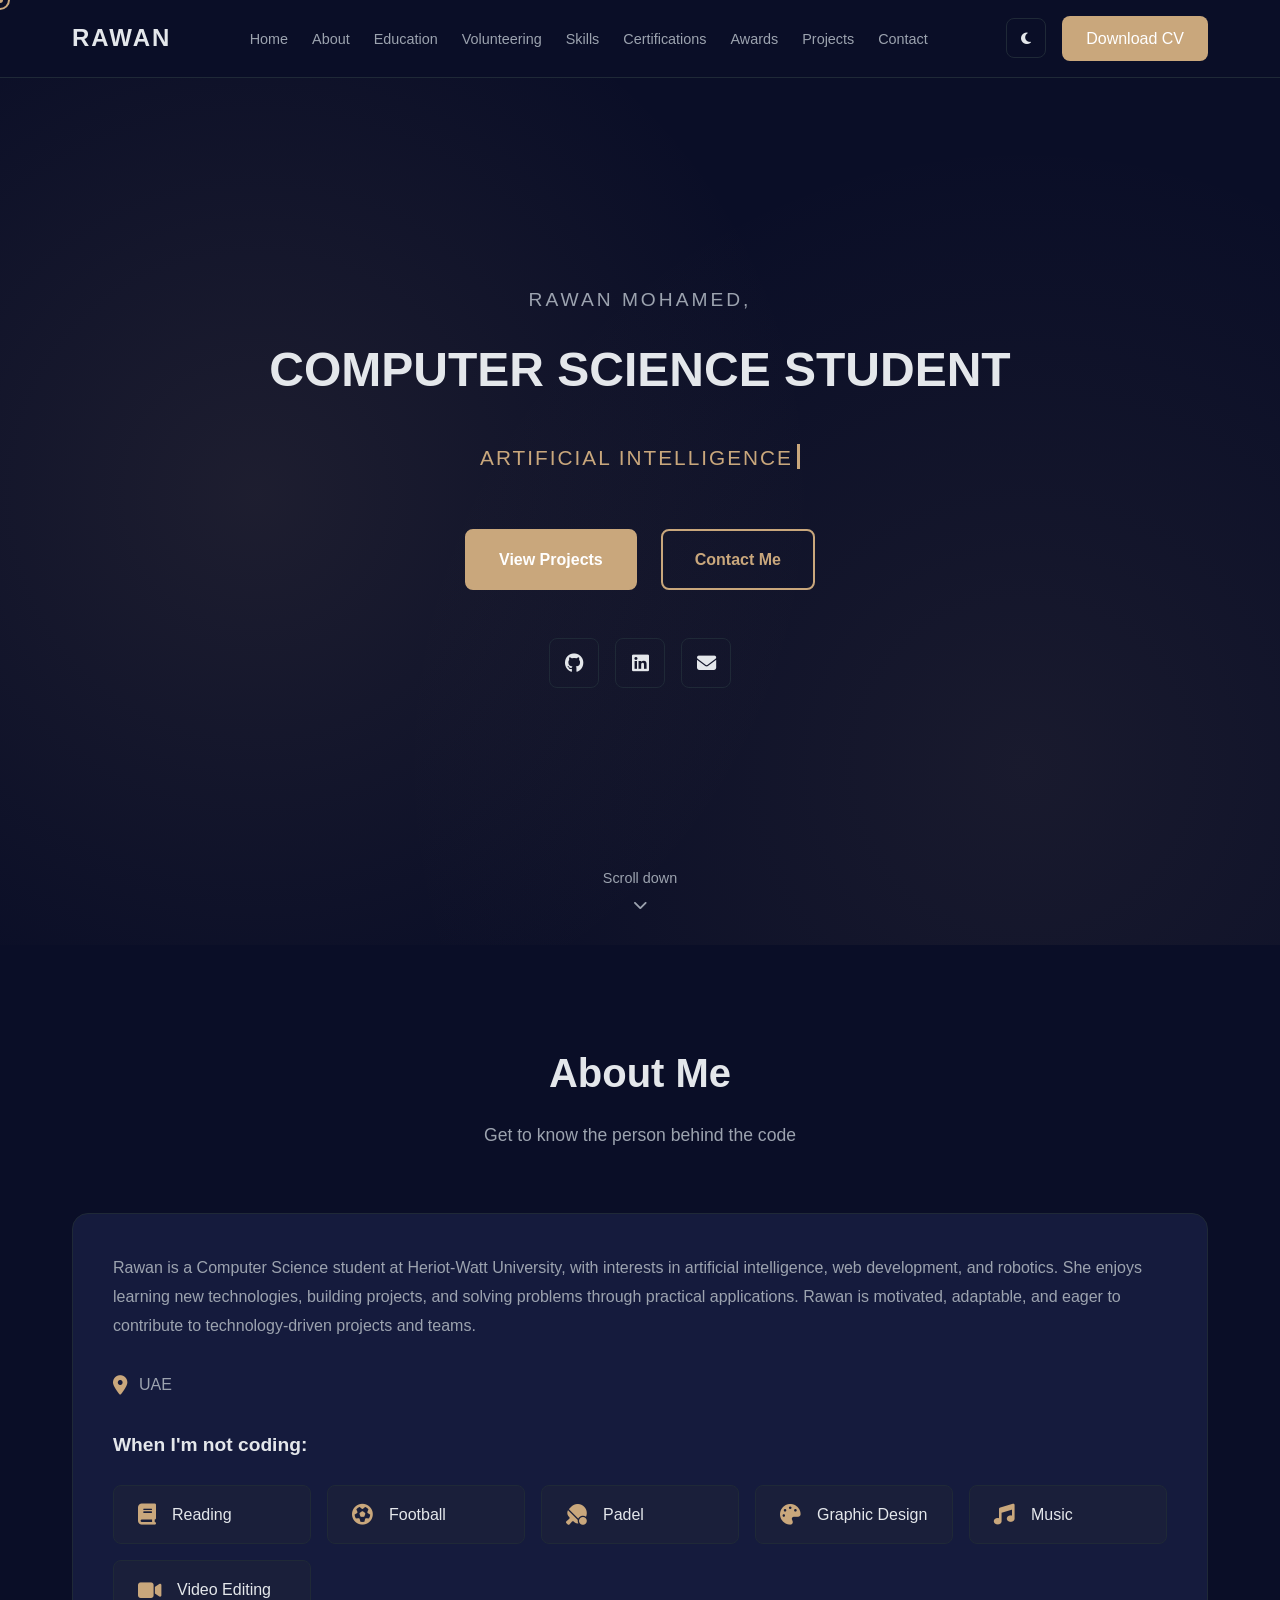
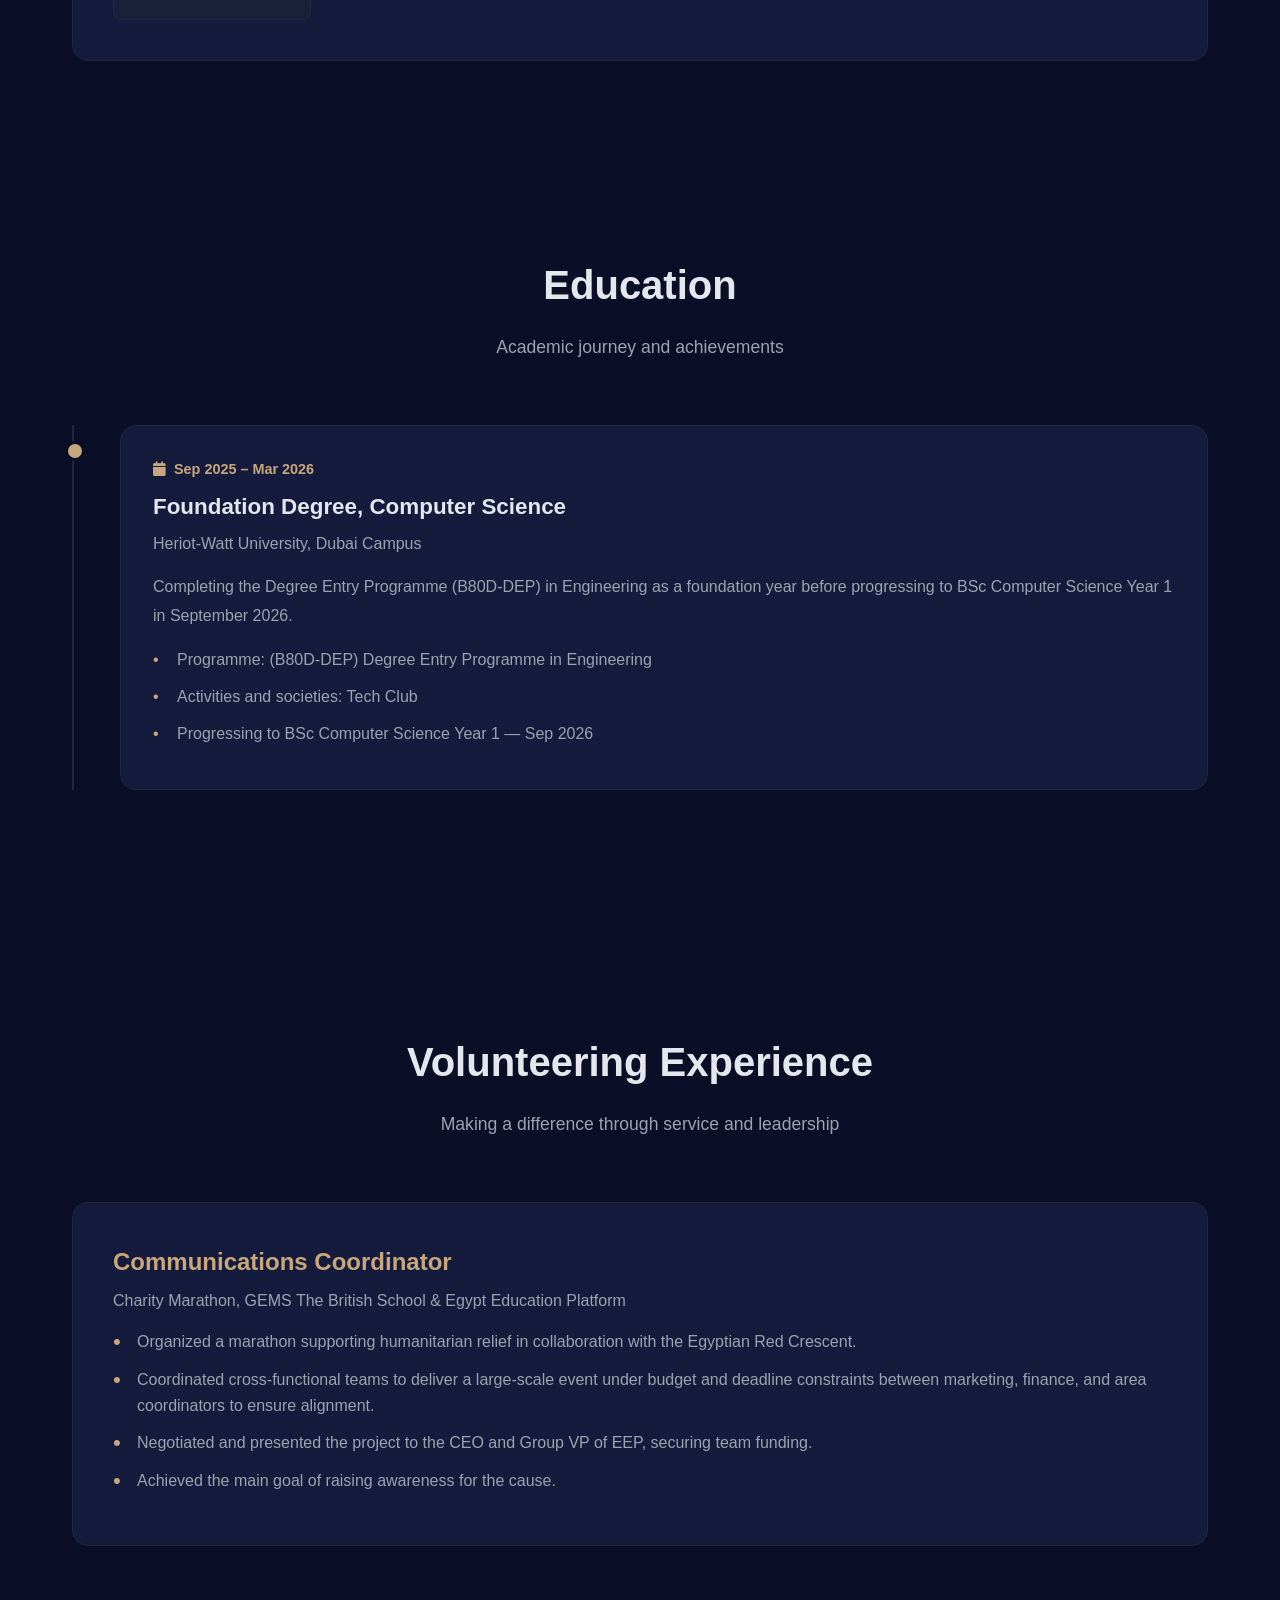
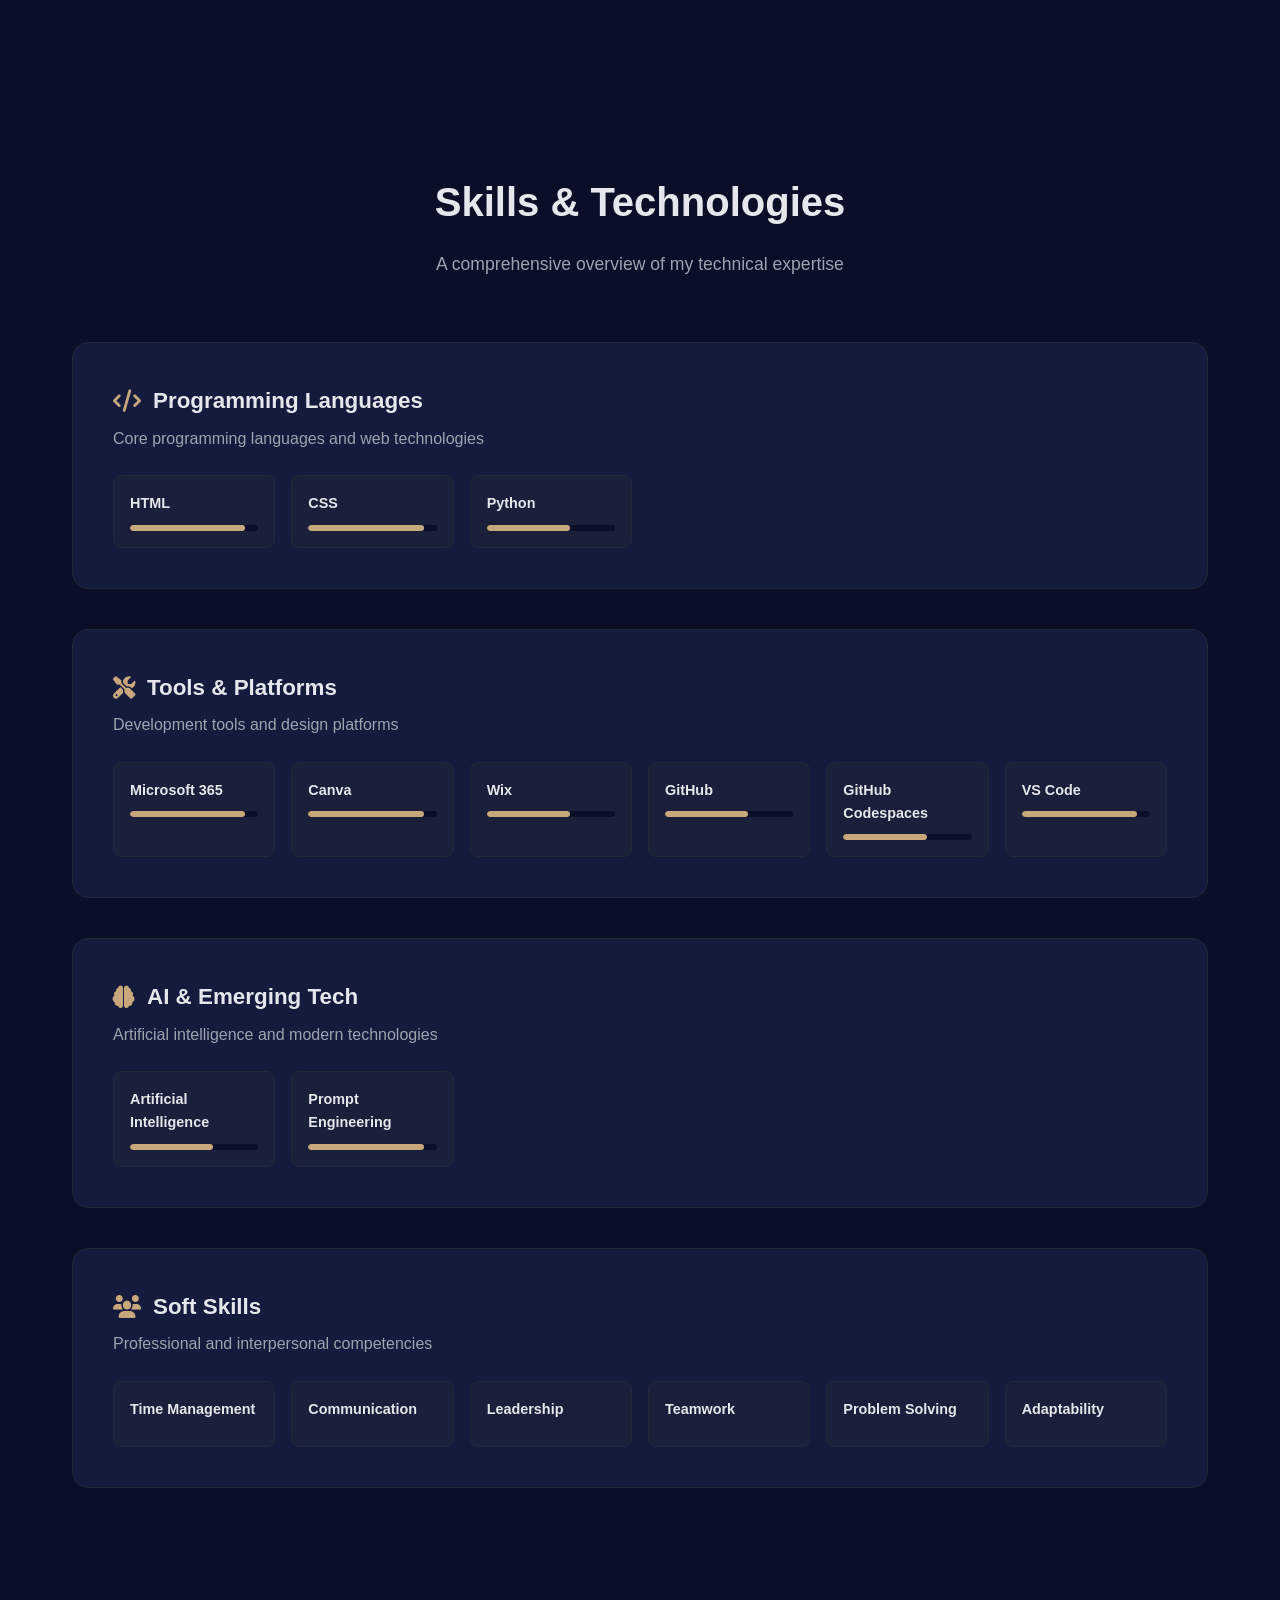
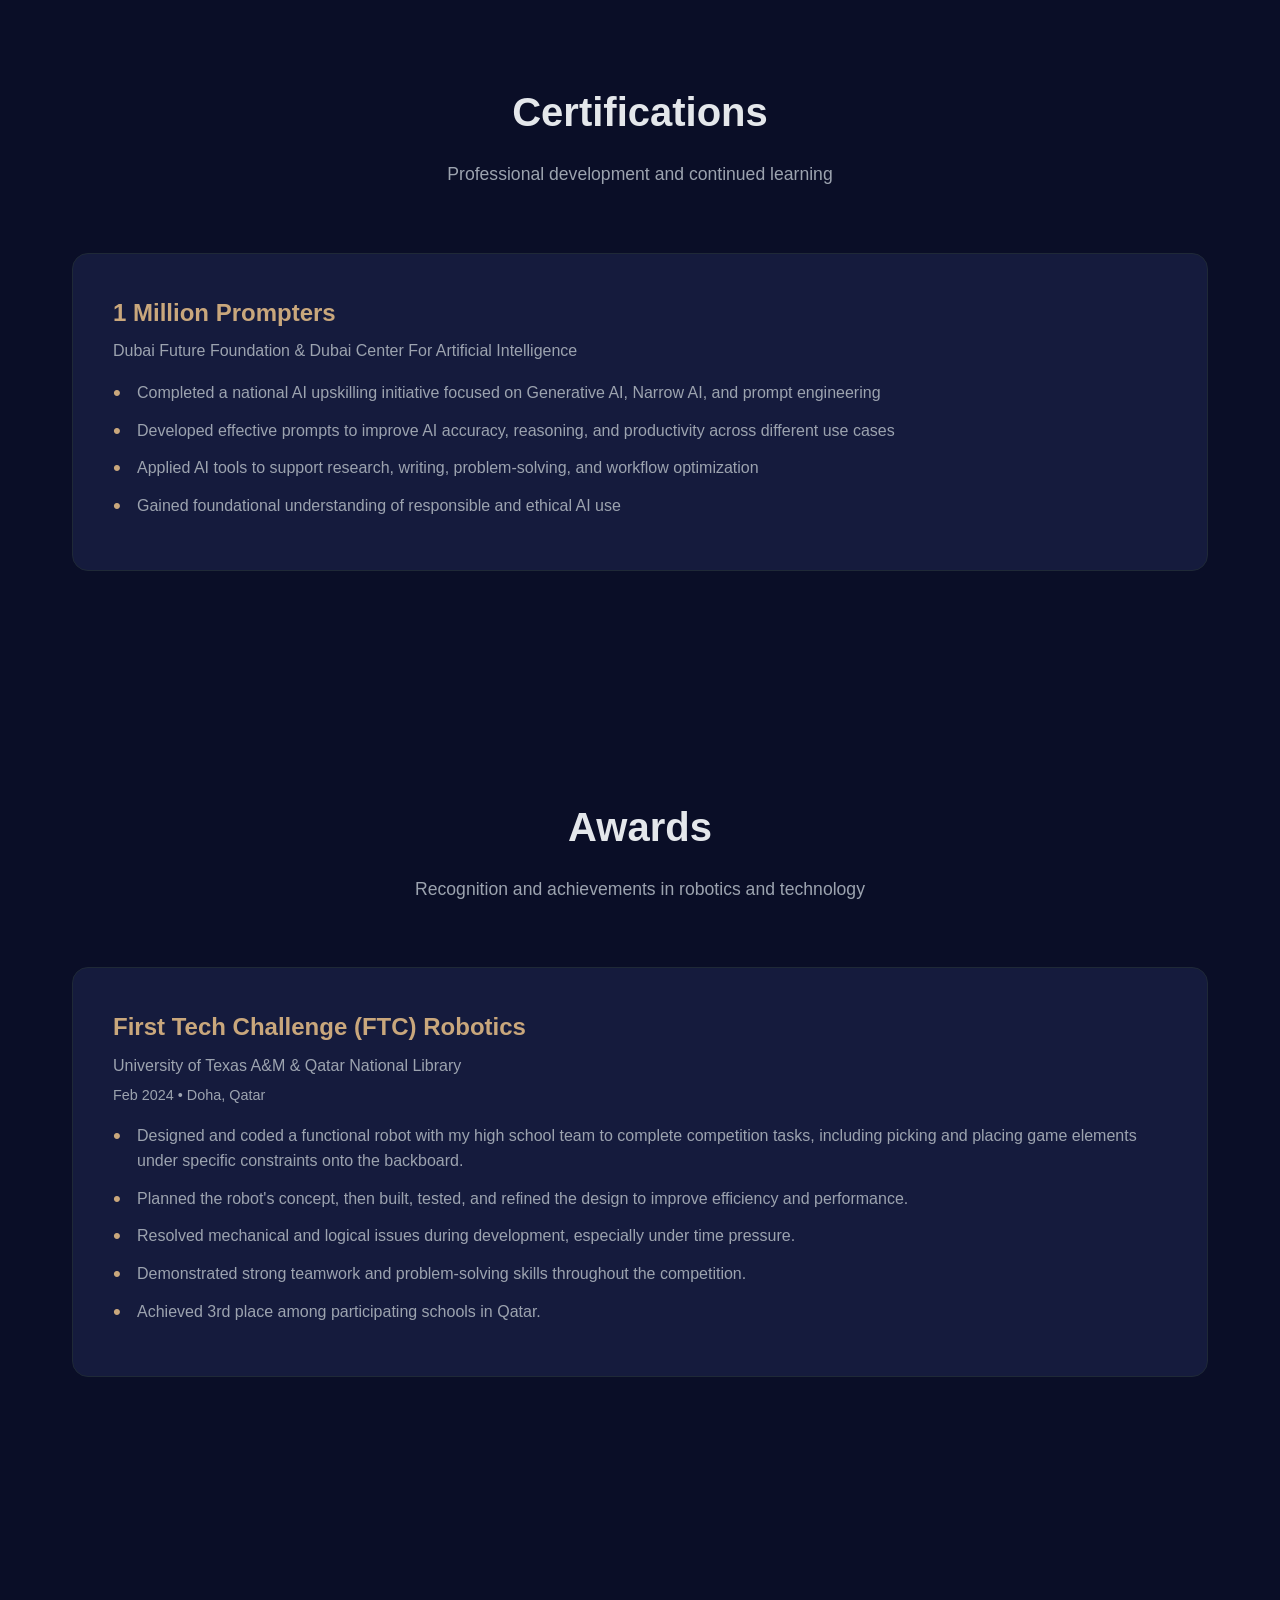
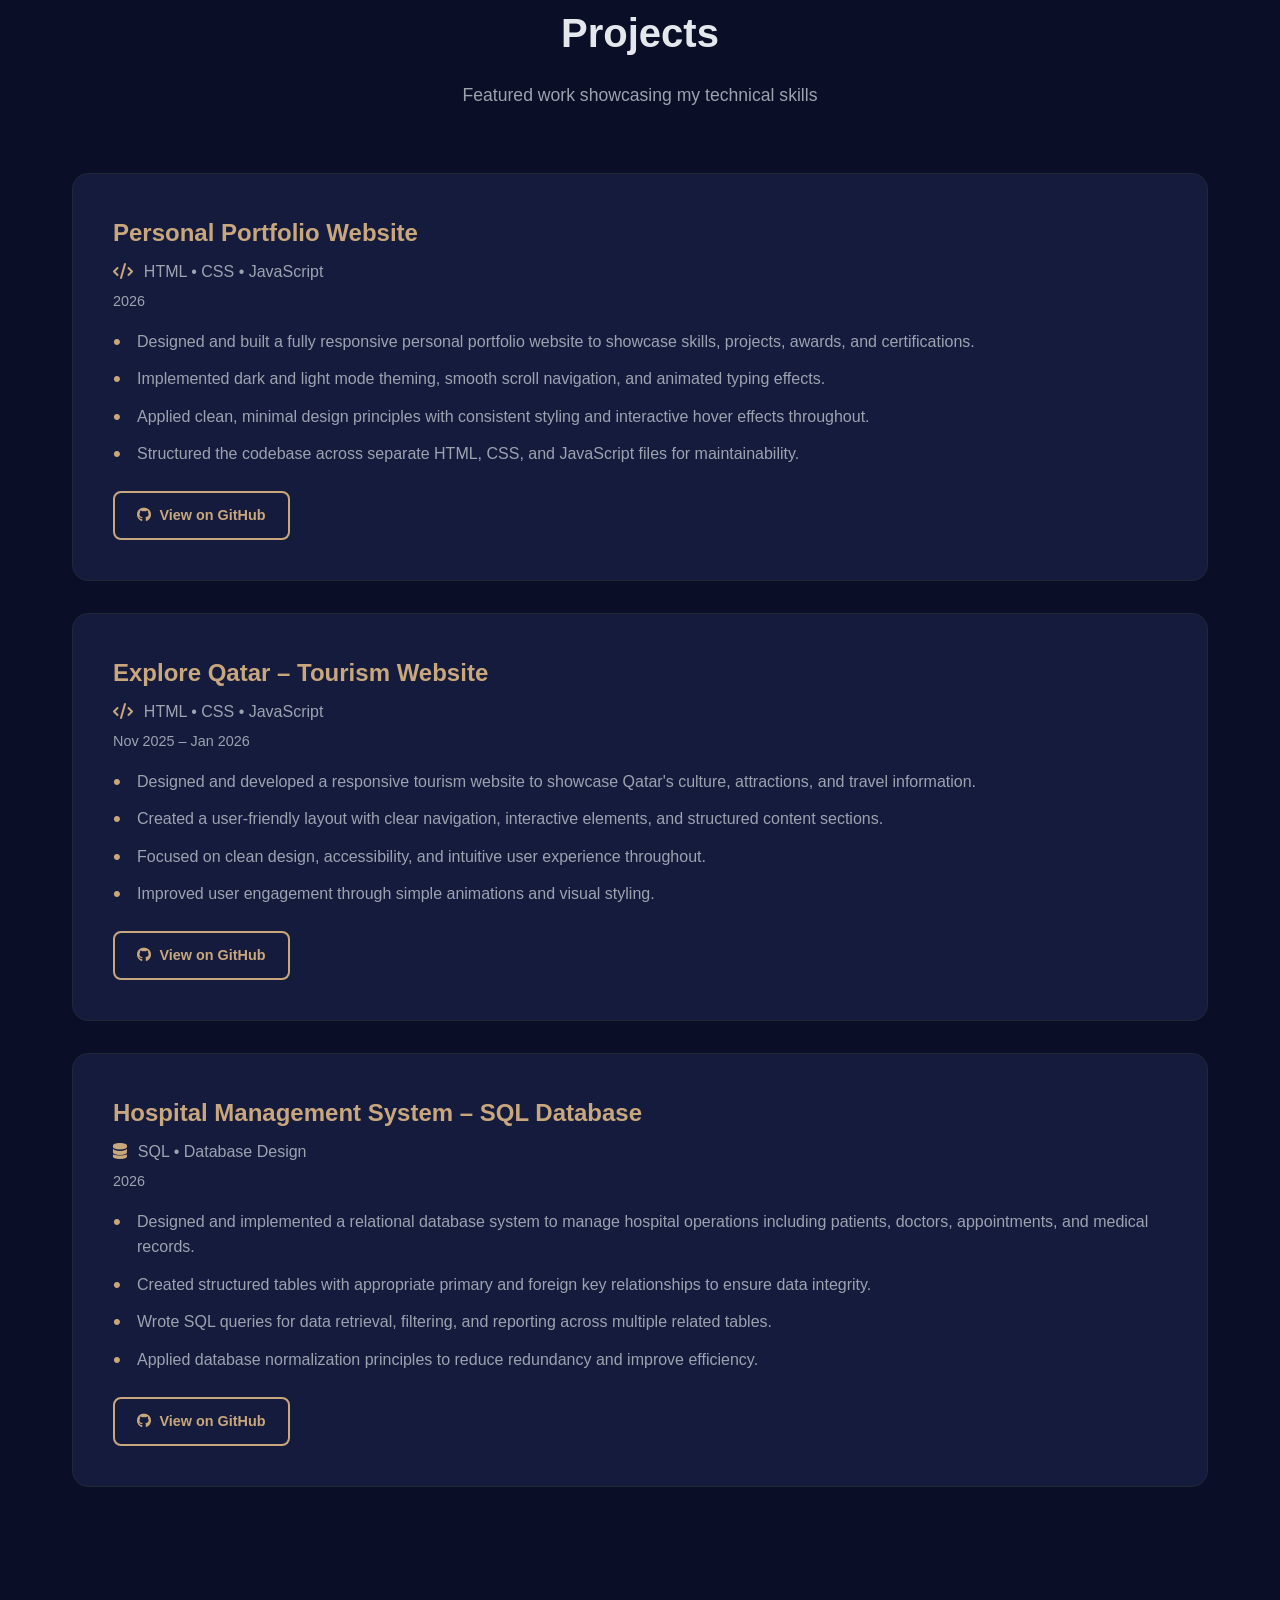
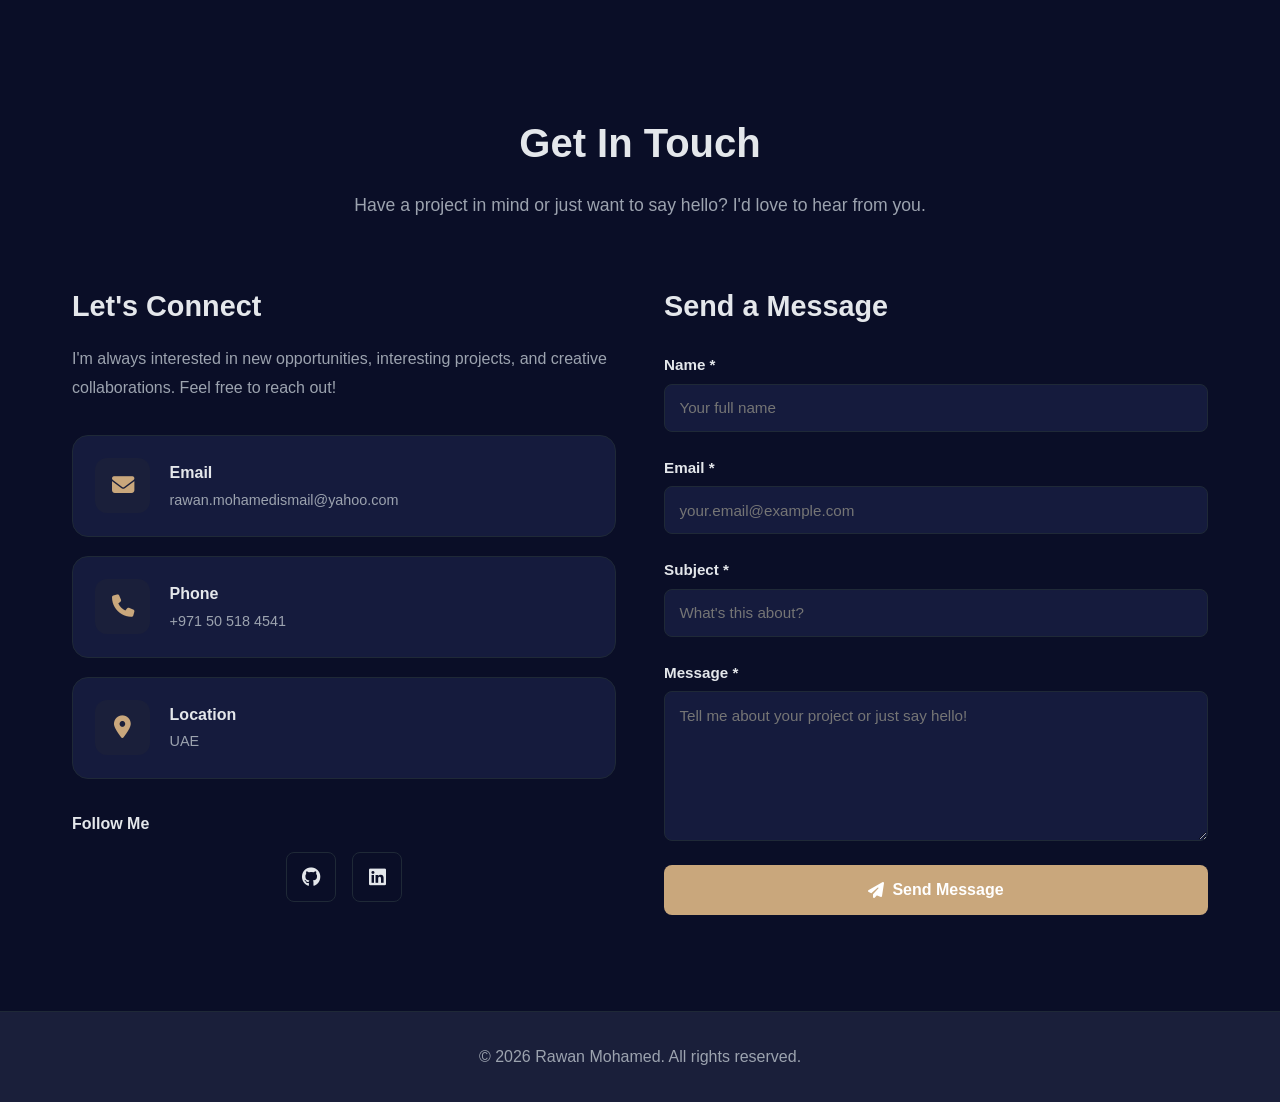
<file: index.html>
<!DOCTYPE html>
<html lang="en">
<head>
    <meta charset="UTF-8">
    <meta name="viewport" content="width=device-width, initial-scale=1.0">
    <title>Rawan Mohamed - Portfolio</title>
    <link rel="stylesheet" href="https://cdnjs.cloudflare.com/ajax/libs/font-awesome/6.4.0/css/all.min.css">
    <link rel="stylesheet" href="style.css">
</head>
<body>

    <!-- Scroll Progress Bar -->
    <div class="scroll-progress" id="scrollProgress"></div>

    <!-- Custom Cursor -->
    <div class="custom-cursor"></div>
    <div class="cursor-dot"></div>

    <!-- Navigation -->
    <nav>
        <div class="nav-container">
            <div class="logo">RAWAN</div>
            <ul class="nav-links">
                <li><a href="#home">Home</a></li>
                <li><a href="#about">About</a></li>
                <li><a href="#education">Education</a></li>
                <li><a href="#volunteering">Volunteering</a></li>
                <li><a href="#skills">Skills</a></li>
                <li><a href="#certifications">Certifications</a></li>
                <li><a href="#awards">Awards</a></li>
                <li><a href="#projects">Projects</a></li>
                <li><a href="#contact">Contact</a></li>
            </ul>
            <div class="nav-buttons">
                <button class="theme-toggle" onclick="toggleTheme()">
                    <i class="fas fa-moon" id="theme-icon"></i>
                </button>
                <a href="#" class="cv-btn">Download CV</a>
                <div class="hamburger" onclick="toggleMenu()">
                    <span></span>
                    <span></span>
                    <span></span>
                </div>
            </div>
        </div>
    </nav>
            <div class="nav-buttons">
            <button class="language-toggle" onclick="toggleLanguage()">
                <i class="fas fa-globe"></i>
                <span id="lang-text">AR</span>
            </button>
            <button class="theme-toggle" onclick="toggleTheme()">
                <i class="fas fa-moon" id="theme-icon"></i>
            </button>
            <a href="#" class="cv-btn">Download CV</a>
            <div class="hamburger" onclick="toggleMenu()">
                <span></span>
                <span></span>
                <span></span>
            </div>
        </div>
        
    </div>
</nav>

    <!-- Hero Section -->
    <section id="home">
        <div class="hero-background">
            <div class="gradient-bg"></div>
        </div>
        <div class="hero-content">
            <p class="hero-subtitle">RAWAN MOHAMED,</p>
            <h1 class="hero-role">COMPUTER SCIENCE STUDENT</h1>
            <div class="typing-container">
                <span id="typing"></span><span class="typing-cursor"></span>
            </div>
            <div class="hero-buttons">
                <a href="#projects" class="btn-primary">View Projects</a>
                <a href="#contact" class="btn-secondary">Contact Me</a>
            </div>
            <div class="social-links">
                <a href="https://github.com/rawanmismail" target="_blank" aria-label="GitHub"><i class="fab fa-github"></i></a>
                <a href="https://www.linkedin.com/in/rawan28-" target="_blank" aria-label="LinkedIn"><i class="fab fa-linkedin"></i></a>
                <a href="mailto:rawan.mohamedismail@yahoo.com" aria-label="Email"><i class="fas fa-envelope"></i></a>
            </div>
        </div>
        <div class="scroll-indicator">
            <span>Scroll down</span>
            <i class="fas fa-chevron-down"></i>
        </div>
    </section>

    <!-- About Section -->
    <section id="about">
        <div class="container">
            <div class="section-header fade-in">
                <h2>About Me</h2>
                <p>Get to know the person behind the code</p>
            </div>
            <div class="about-content fade-in">
                <div class="about-card">
                    <p class="about-text">
                        Rawan is a Computer Science student at Heriot-Watt University, with interests in artificial intelligence, web development, and robotics. She enjoys learning new technologies, building projects, and solving problems through practical applications. Rawan is motivated, adaptable, and eager to contribute to technology-driven projects and teams.
                    </p>
                    <div class="about-info">
                        <div class="info-item">
                            <i class="fas fa-map-marker-alt"></i>
                            <span>UAE</span>
                        </div>
                    </div>
                    <div class="interests">
                        <h3>When I'm not coding:</h3>
                        <div class="interest-grid">
                            <div class="interest-item"><i class="fas fa-book"></i><span>Reading</span></div>
                            <div class="interest-item"><i class="fas fa-futbol"></i><span>Football</span></div>
                            <div class="interest-item"><i class="fas fa-table-tennis"></i><span>Padel</span></div>
                            <div class="interest-item"><i class="fas fa-palette"></i><span>Graphic Design</span></div>
                            <div class="interest-item"><i class="fas fa-music"></i><span>Music</span></div>
                            <div class="interest-item"><i class="fas fa-video"></i><span>Video Editing</span></div>
                        </div>
                    </div>
                </div>
            </div>
        </div>
    </section>

    <!-- Education Section -->
    <section id="education">
        <div class="container">
            <div class="section-header fade-in">
                <h2>Education</h2>
                <p>Academic journey and achievements</p>
            </div>
            <div class="timeline fade-in">
                <div class="timeline-item">
                    <div class="timeline-content">
                        <div class="timeline-date">
                            <i class="fas fa-calendar"></i>
                            <span>Sep 2025 – Mar 2026</span>
                        </div>
                        <h3 class="timeline-title">Foundation Degree, Computer Science</h3>
                        <p class="timeline-subtitle">Heriot-Watt University, Dubai Campus</p>
                        <div class="timeline-description">
                            <p>Completing the Degree Entry Programme (B80D-DEP) in Engineering as a foundation year before progressing to BSc Computer Science Year 1 in September 2026.</p>
                            <ul>
                                <li>Programme: (B80D-DEP) Degree Entry Programme in Engineering</li>
                                <li>Activities and societies: Tech Club</li>
                                <li>Progressing to BSc Computer Science Year 1 — Sep 2026</li>
                            </ul>
                        </div>
                    </div>
                </div>
            </div>
        </div>
    </section>

    <!-- Volunteering Section -->
    <section id="volunteering">
        <div class="container">
            <div class="section-header fade-in">
                <h2>Volunteering Experience</h2>
                <p>Making a difference through service and leadership</p>
            </div>
            <div class="experience-card fade-in">
                <div class="experience-header">
                    <h3>Communications Coordinator</h3>
                    <p class="company">Charity Marathon, GEMS The British School & Egypt Education Platform</p>
                </div>
                <ul>
                    <li>Organized a marathon supporting humanitarian relief in collaboration with the Egyptian Red Crescent.</li>
                    <li>Coordinated cross-functional teams to deliver a large-scale event under budget and deadline constraints between marketing, finance, and area coordinators to ensure alignment.</li>
                    <li>Negotiated and presented the project to the CEO and Group VP of EEP, securing team funding.</li>
                    <li>Achieved the main goal of raising awareness for the cause.</li>
                </ul>
            </div>
        </div>
    </section>

    <!-- Skills Section -->
    <section id="skills">
        <div class="container">
            <div class="section-header fade-in">
                <h2>Skills & Technologies</h2>
                <p>A comprehensive overview of my technical expertise</p>
            </div>
            <div class="skills-categories fade-in">

                <div class="skill-category">
                    <h3><i class="fas fa-code"></i> Programming Languages</h3>
                    <p>Core programming languages and web technologies</p>
                    <div class="skills-grid">
                        <div class="skill-item"><div class="skill-name">HTML</div><div class="skill-bar-container"><div class="skill-bar" data-level="90"></div></div></div>
                        <div class="skill-item"><div class="skill-name">CSS</div><div class="skill-bar-container"><div class="skill-bar" data-level="90"></div></div></div>
                        <div class="skill-item"><div class="skill-name">Python</div><div class="skill-bar-container"><div class="skill-bar" data-level="65"></div></div></div>
                    </div>
                </div>

                <div class="skill-category">
                    <h3><i class="fas fa-tools"></i> Tools & Platforms</h3>
                    <p>Development tools and design platforms</p>
                    <div class="skills-grid">
                        <div class="skill-item"><div class="skill-name">Microsoft 365</div><div class="skill-bar-container"><div class="skill-bar" data-level="90"></div></div></div>
                        <div class="skill-item"><div class="skill-name">Canva</div><div class="skill-bar-container"><div class="skill-bar" data-level="90"></div></div></div>
                        <div class="skill-item"><div class="skill-name">Wix</div><div class="skill-bar-container"><div class="skill-bar" data-level="65"></div></div></div>
                        <div class="skill-item"><div class="skill-name">GitHub</div><div class="skill-bar-container"><div class="skill-bar" data-level="65"></div></div></div>
                        <div class="skill-item"><div class="skill-name">GitHub Codespaces</div><div class="skill-bar-container"><div class="skill-bar" data-level="65"></div></div></div>
                        <div class="skill-item"><div class="skill-name">VS Code</div><div class="skill-bar-container"><div class="skill-bar" data-level="90"></div></div></div>
                    </div>
                </div>

                <div class="skill-category">
                    <h3><i class="fas fa-brain"></i> AI & Emerging Tech</h3>
                    <p>Artificial intelligence and modern technologies</p>
                    <div class="skills-grid">
                        <div class="skill-item"><div class="skill-name">Artificial Intelligence</div><div class="skill-bar-container"><div class="skill-bar" data-level="65"></div></div></div>
                        <div class="skill-item"><div class="skill-name">Prompt Engineering</div><div class="skill-bar-container"><div class="skill-bar" data-level="90"></div></div></div>
                    </div>
                </div>

                <div class="skill-category">
                    <h3><i class="fas fa-users"></i> Soft Skills</h3>
                    <p>Professional and interpersonal competencies</p>
                    <div class="skills-grid">
                        <div class="skill-item"><div class="skill-name">Time Management</div></div>
                        <div class="skill-item"><div class="skill-name">Communication</div></div>
                        <div class="skill-item"><div class="skill-name">Leadership</div></div>
                        <div class="skill-item"><div class="skill-name">Teamwork</div></div>
                        <div class="skill-item"><div class="skill-name">Problem Solving</div></div>
                        <div class="skill-item"><div class="skill-name">Adaptability</div></div>
                    </div>
                </div>

            </div>
        </div>
    </section>

    <!-- Certifications Section -->
    <section id="certifications">
        <div class="container">
            <div class="section-header fade-in">
                <h2>Certifications</h2>
                <p>Professional development and continued learning</p>
            </div>
            <div class="experience-card fade-in">
                <div class="experience-header">
                    <h3>1 Million Prompters</h3>
                    <p class="company">Dubai Future Foundation & Dubai Center For Artificial Intelligence</p>
                </div>
                <ul>
                    <li>Completed a national AI upskilling initiative focused on Generative AI, Narrow AI, and prompt engineering</li>
                    <li>Developed effective prompts to improve AI accuracy, reasoning, and productivity across different use cases</li>
                    <li>Applied AI tools to support research, writing, problem-solving, and workflow optimization</li>
                    <li>Gained foundational understanding of responsible and ethical AI use</li>
                </ul>
            </div>
        </div>
    </section>

    <!-- Awards Section -->
    <section id="awards">
        <div class="container">
            <div class="section-header fade-in">
                <h2>Awards</h2>
                <p>Recognition and achievements in robotics and technology</p>
            </div>
            <div class="experience-card fade-in">
                <div class="experience-header">
                    <h3>First Tech Challenge (FTC) Robotics</h3>
                    <p class="company">University of Texas A&M & Qatar National Library</p>
                    <p class="date">Feb 2024 • Doha, Qatar</p>
                </div>
                <ul>
                    <li>Designed and coded a functional robot with my high school team to complete competition tasks, including picking and placing game elements under specific constraints onto the backboard.</li>
                    <li>Planned the robot's concept, then built, tested, and refined the design to improve efficiency and performance.</li>
                    <li>Resolved mechanical and logical issues during development, especially under time pressure.</li>
                    <li>Demonstrated strong teamwork and problem-solving skills throughout the competition.</li>
                    <li>Achieved 3rd place among participating schools in Qatar.</li>
                </ul>
            </div>
        </div>
    </section>

    <!-- Projects Section -->
    <section id="projects">
        <div class="container">
            <div class="section-header fade-in">
                <h2>Projects</h2>
                <p>Featured work showcasing my technical skills</p>
            </div>

            <!-- Personal Website -->
            <div class="experience-card fade-in">
                <div class="experience-header">
                    <h3>Personal Portfolio Website</h3>
                    <p class="company"><i class="fas fa-code" style="color:var(--accent); margin-right:0.4rem;"></i> HTML &bull; CSS &bull; JavaScript</p>
                    <p class="date">2026</p>
                </div>
                <ul>
                    <li>Designed and built a fully responsive personal portfolio website to showcase skills, projects, awards, and certifications.</li>
                    <li>Implemented dark and light mode theming, smooth scroll navigation, and animated typing effects.</li>
                    <li>Applied clean, minimal design principles with consistent styling and interactive hover effects throughout.</li>
                    <li>Structured the codebase across separate HTML, CSS, and JavaScript files for maintainability.</li>
                </ul>
                <div class="project-links">
                    <a href="https://github.com/rawanmismail/personal-website" target="_blank" class="project-btn">
                        <i class="fab fa-github"></i> View on GitHub
                    </a>
                </div>
            </div>

            <!-- Explore Qatar -->
            <div class="experience-card fade-in">
                <div class="experience-header">
                    <h3>Explore Qatar – Tourism Website</h3>
                    <p class="company"><i class="fas fa-code" style="color:var(--accent); margin-right:0.4rem;"></i> HTML &bull; CSS &bull; JavaScript</p>
                    <p class="date">Nov 2025 – Jan 2026</p>
                </div>
                <ul>
                    <li>Designed and developed a responsive tourism website to showcase Qatar's culture, attractions, and travel information.</li>
                    <li>Created a user-friendly layout with clear navigation, interactive elements, and structured content sections.</li>
                    <li>Focused on clean design, accessibility, and intuitive user experience throughout.</li>
                    <li>Improved user engagement through simple animations and visual styling.</li>
                </ul>
                <div class="project-links">
                    <a href="https://github.com/rawanmismail/explore-qatar-website" target="_blank" class="project-btn">
                        <i class="fab fa-github"></i> View on GitHub
                    </a>
                </div>
            </div>

            <!-- Hospital SQL -->
            <div class="experience-card fade-in">
                <div class="experience-header">
                    <h3>Hospital Management System – SQL Database</h3>
                    <p class="company"><i class="fas fa-database" style="color:var(--accent); margin-right:0.4rem;"></i> SQL &bull; Database Design</p>
                    <p class="date">2026</p>
                </div>
                <ul>
                    <li>Designed and implemented a relational database system to manage hospital operations including patients, doctors, appointments, and medical records.</li>
                    <li>Created structured tables with appropriate primary and foreign key relationships to ensure data integrity.</li>
                    <li>Wrote SQL queries for data retrieval, filtering, and reporting across multiple related tables.</li>
                    <li>Applied database normalization principles to reduce redundancy and improve efficiency.</li>
                </ul>
                <div class="project-links">
                    <a href="https://github.com/rawanmismail/Hospital-Management-System-SQL-Database-Project" target="_blank" class="project-btn">
                        <i class="fab fa-github"></i> View on GitHub
                    </a>
                </div>
            </div>

        </div>
    </section>

    <!-- Contact Section -->
    <section id="contact">
        <div class="container">
            <div class="section-header fade-in">
                <h2>Get In Touch</h2>
                <p>Have a project in mind or just want to say hello? I'd love to hear from you.</p>
            </div>
            <div class="contact-container fade-in">
                <div class="contact-info-section">
                    <h3>Let's Connect</h3>
                    <p>I'm always interested in new opportunities, interesting projects, and creative collaborations. Feel free to reach out!</p>
                    <div class="contact-cards">
                        <div class="contact-card">
                            <div class="contact-icon"><i class="fas fa-envelope"></i></div>
                            <div class="contact-details">
                                <h4>Email</h4>
                                <p>rawan.mohamedismail@yahoo.com</p>
                            </div>
                        </div>
                        <div class="contact-card">
                            <div class="contact-icon"><i class="fas fa-phone"></i></div>
                            <div class="contact-details">
                                <h4>Phone</h4>
                                <p>+971 50 518 4541</p>
                            </div>
                        </div>
                        <div class="contact-card">
                            <div class="contact-icon"><i class="fas fa-map-marker-alt"></i></div>
                            <div class="contact-details">
                                <h4>Location</h4>
                                <p>UAE</p>
                            </div>
                        </div>
                    </div>
                    <div class="contact-social">
                        <h4>Follow Me</h4>
                        <div class="social-links">
                            <a href="https://github.com/rawanmismail" target="_blank" aria-label="GitHub"><i class="fab fa-github"></i></a>
                            <a href="https://www.linkedin.com/in/rawan28-" target="_blank" aria-label="LinkedIn"><i class="fab fa-linkedin"></i></a>
                        </div>
                    </div>
                </div>

                <div class="contact-form-section">
                    <h3>Send a Message</h3>
                    <form class="contact-form" id="contactForm">
                        <div class="form-group">
                            <label>Name *</label>
                            <input type="text" id="contact-name" placeholder="Your full name" required>
                        </div>
                        <div class="form-group">
                            <label>Email *</label>
                            <input type="email" id="contact-email" placeholder="your.email@example.com" required>
                        </div>
                        <div class="form-group">
                            <label>Subject *</label>
                            <input type="text" id="contact-subject" placeholder="What's this about?" required>
                        </div>
                        <div class="form-group">
                            <label>Message *</label>
                            <textarea id="contact-message" placeholder="Tell me about your project or just say hello!" required></textarea>
                        </div>
                        <button type="submit" class="submit-btn">
                            <i class="fas fa-paper-plane"></i> Send Message
                        </button>
                    </form>
                </div>
            </div>
        </div>
    </section>

    <!-- Footer -->
    <footer>
        <div class="container">
            <p>© 2026 Rawan Mohamed. All rights reserved.</p>
        </div>
    </footer>

    <!-- Success Modal -->
    <div class="modal-overlay" id="successModal">
        <div class="modal-content">
            <div class="modal-icon"><i class="fas fa-check"></i></div>
            <h3>Message Sent!</h3>
            <p>Thank you for reaching out. I'll get back to you as soon as possible!</p>
            <button class="modal-btn" onclick="closeModal()">OK</button>
        </div>
    </div>

    <!-- Back to Top -->
    <button class="back-to-top" id="backToTop" onclick="scrollToTop()">
        <i class="fas fa-arrow-up"></i>
    </button>

    <script src="script.js"></script>
</body>
</html>
</file>
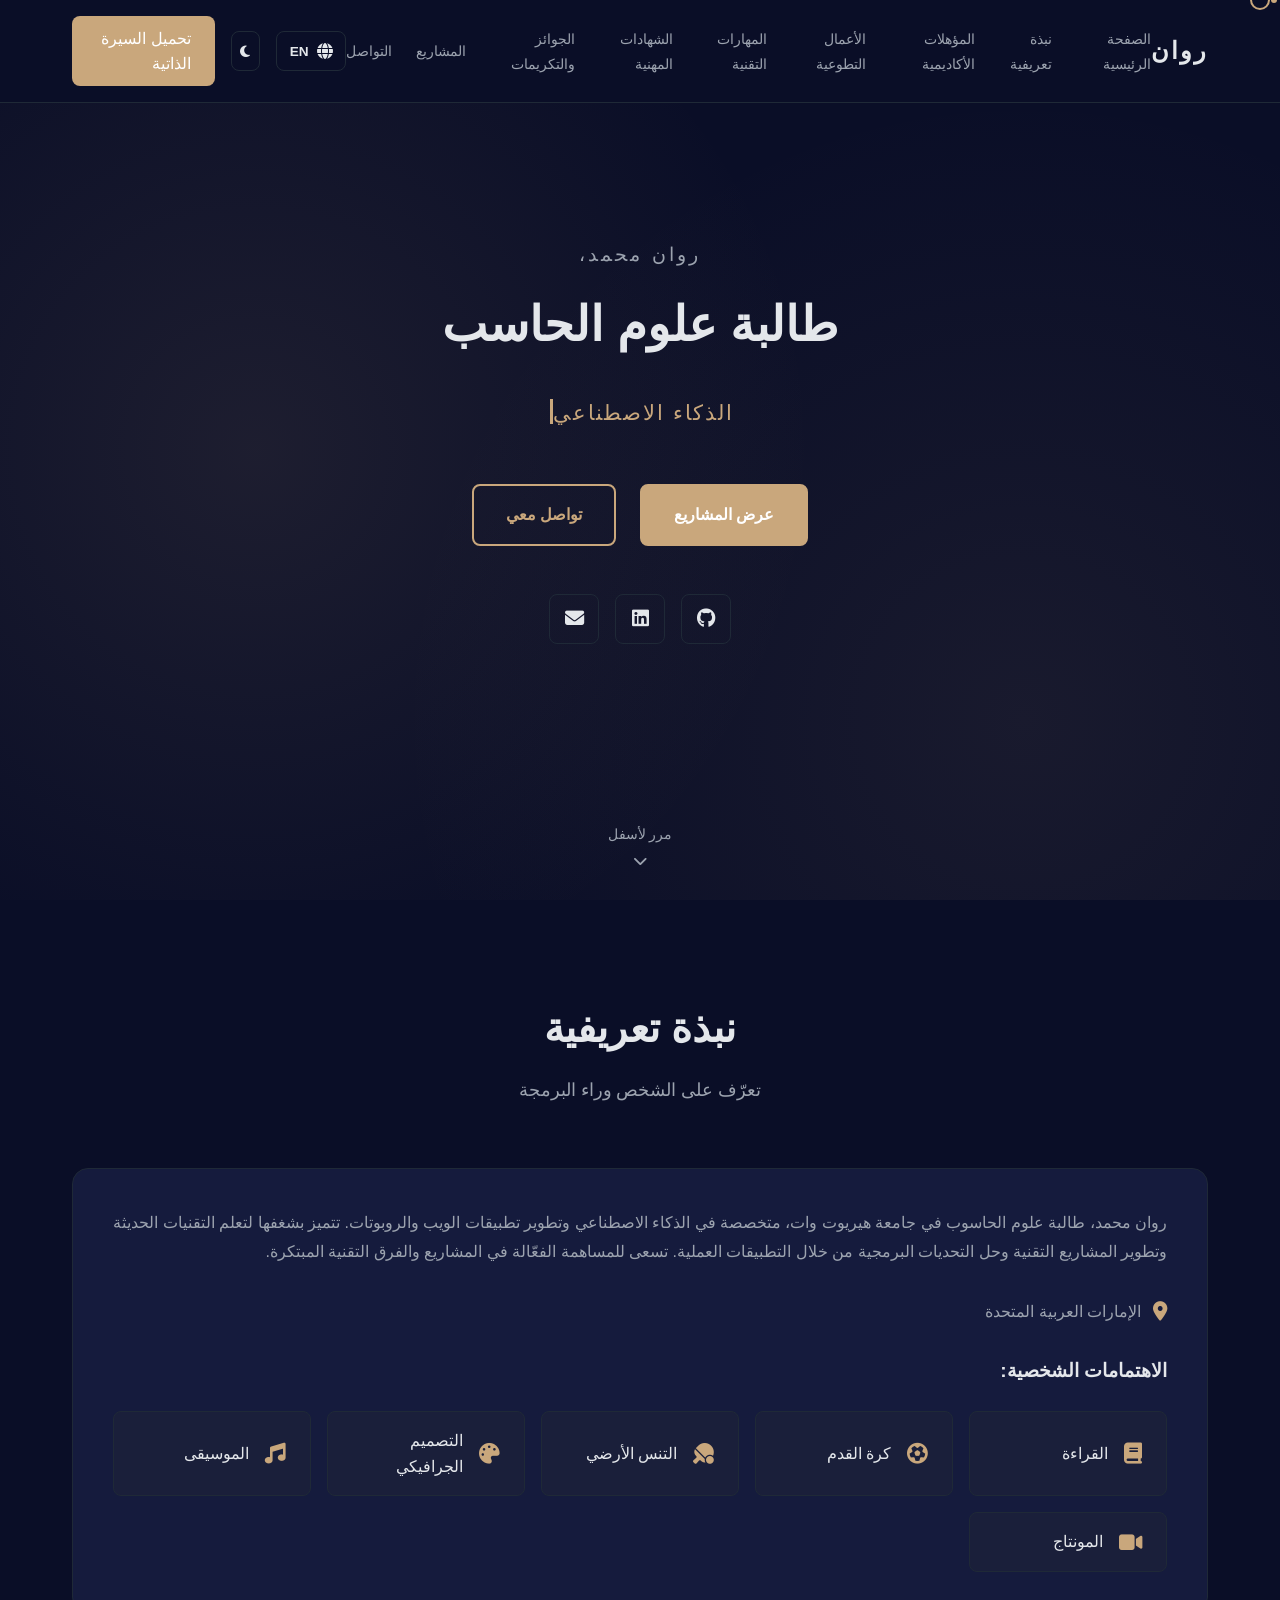
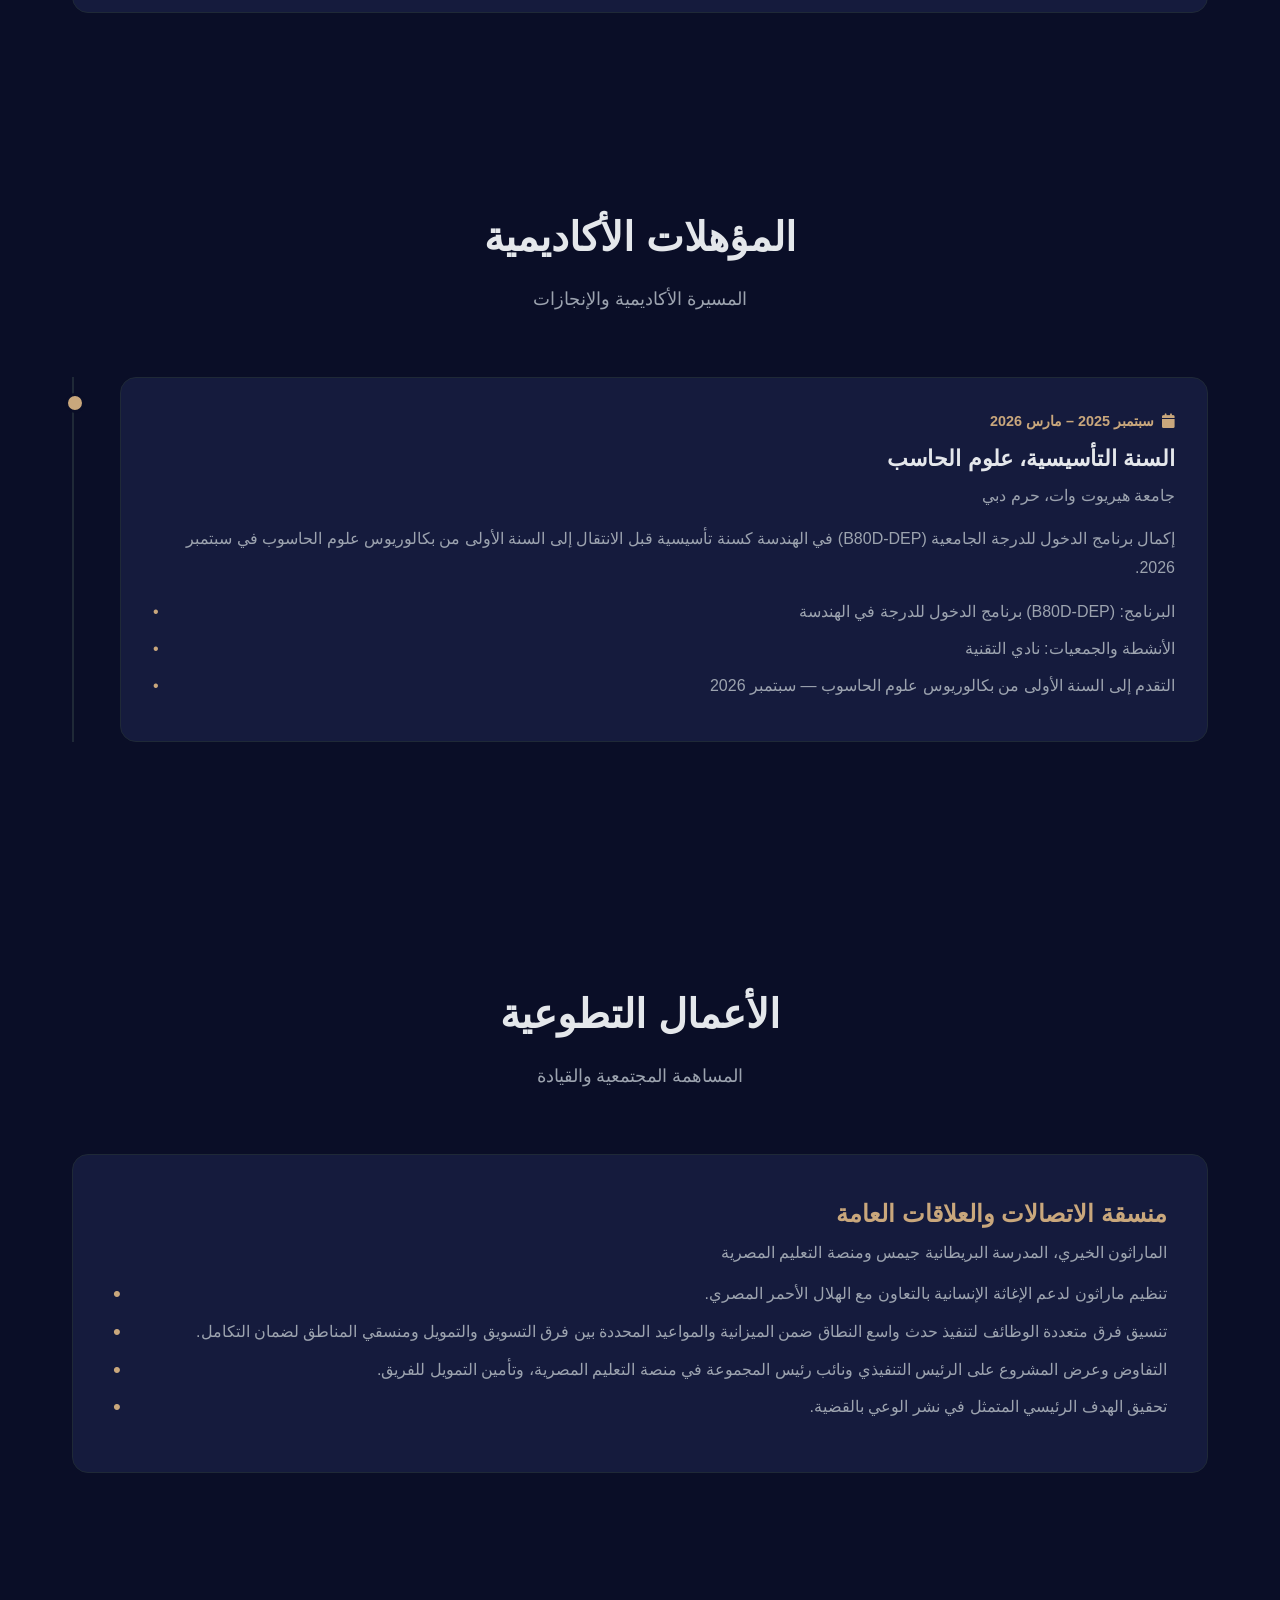
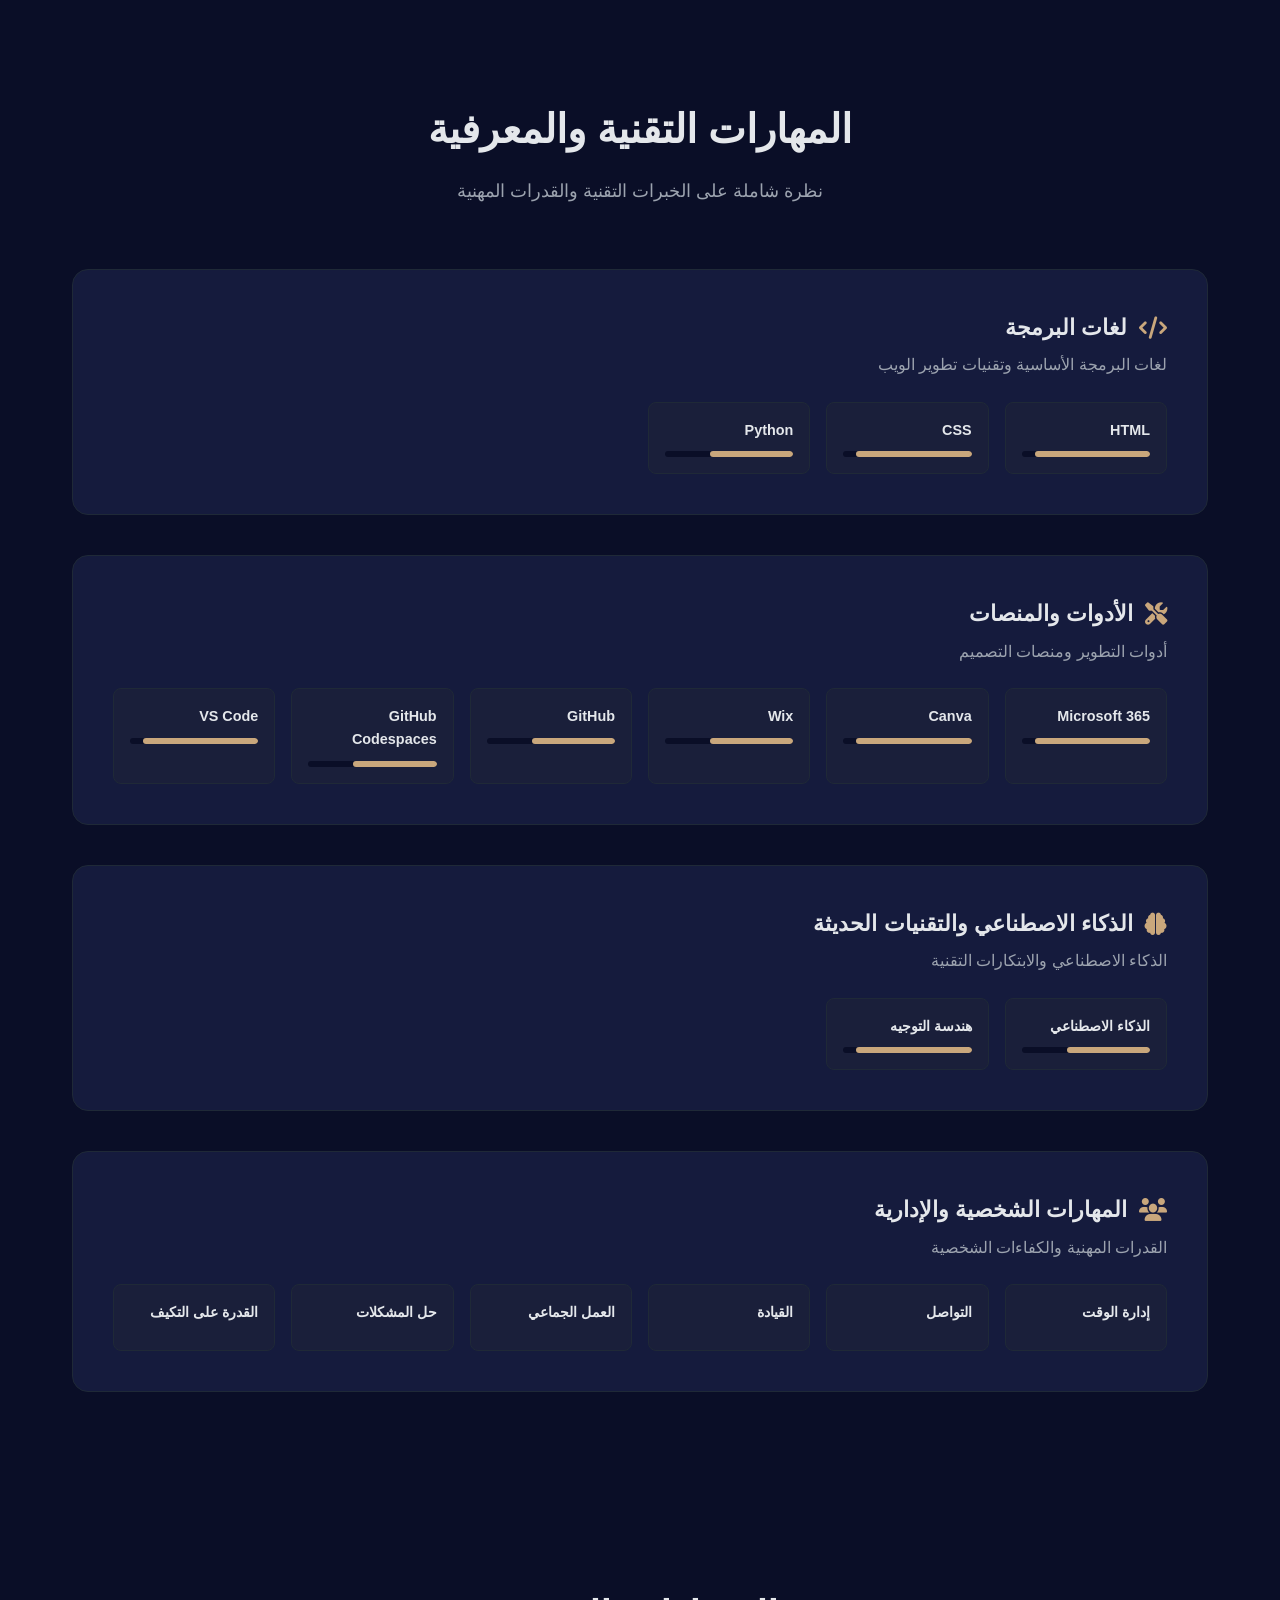
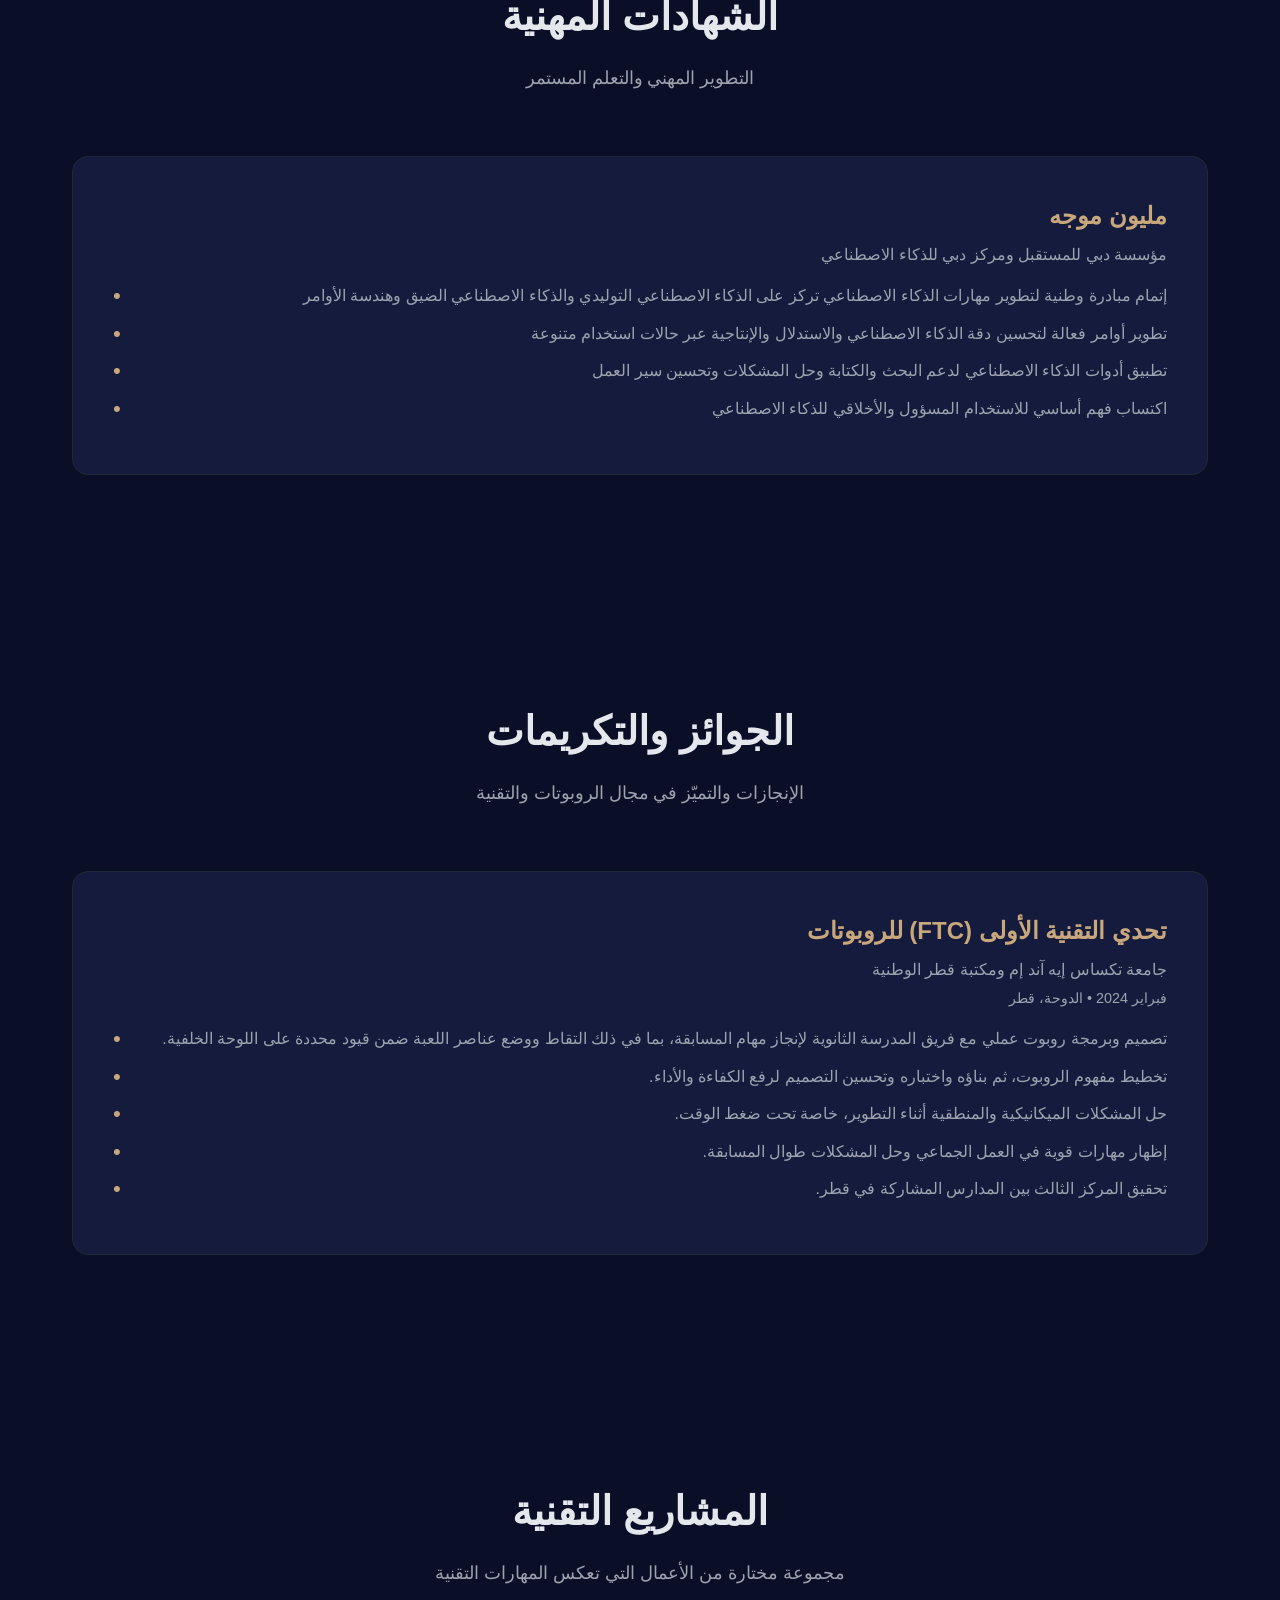
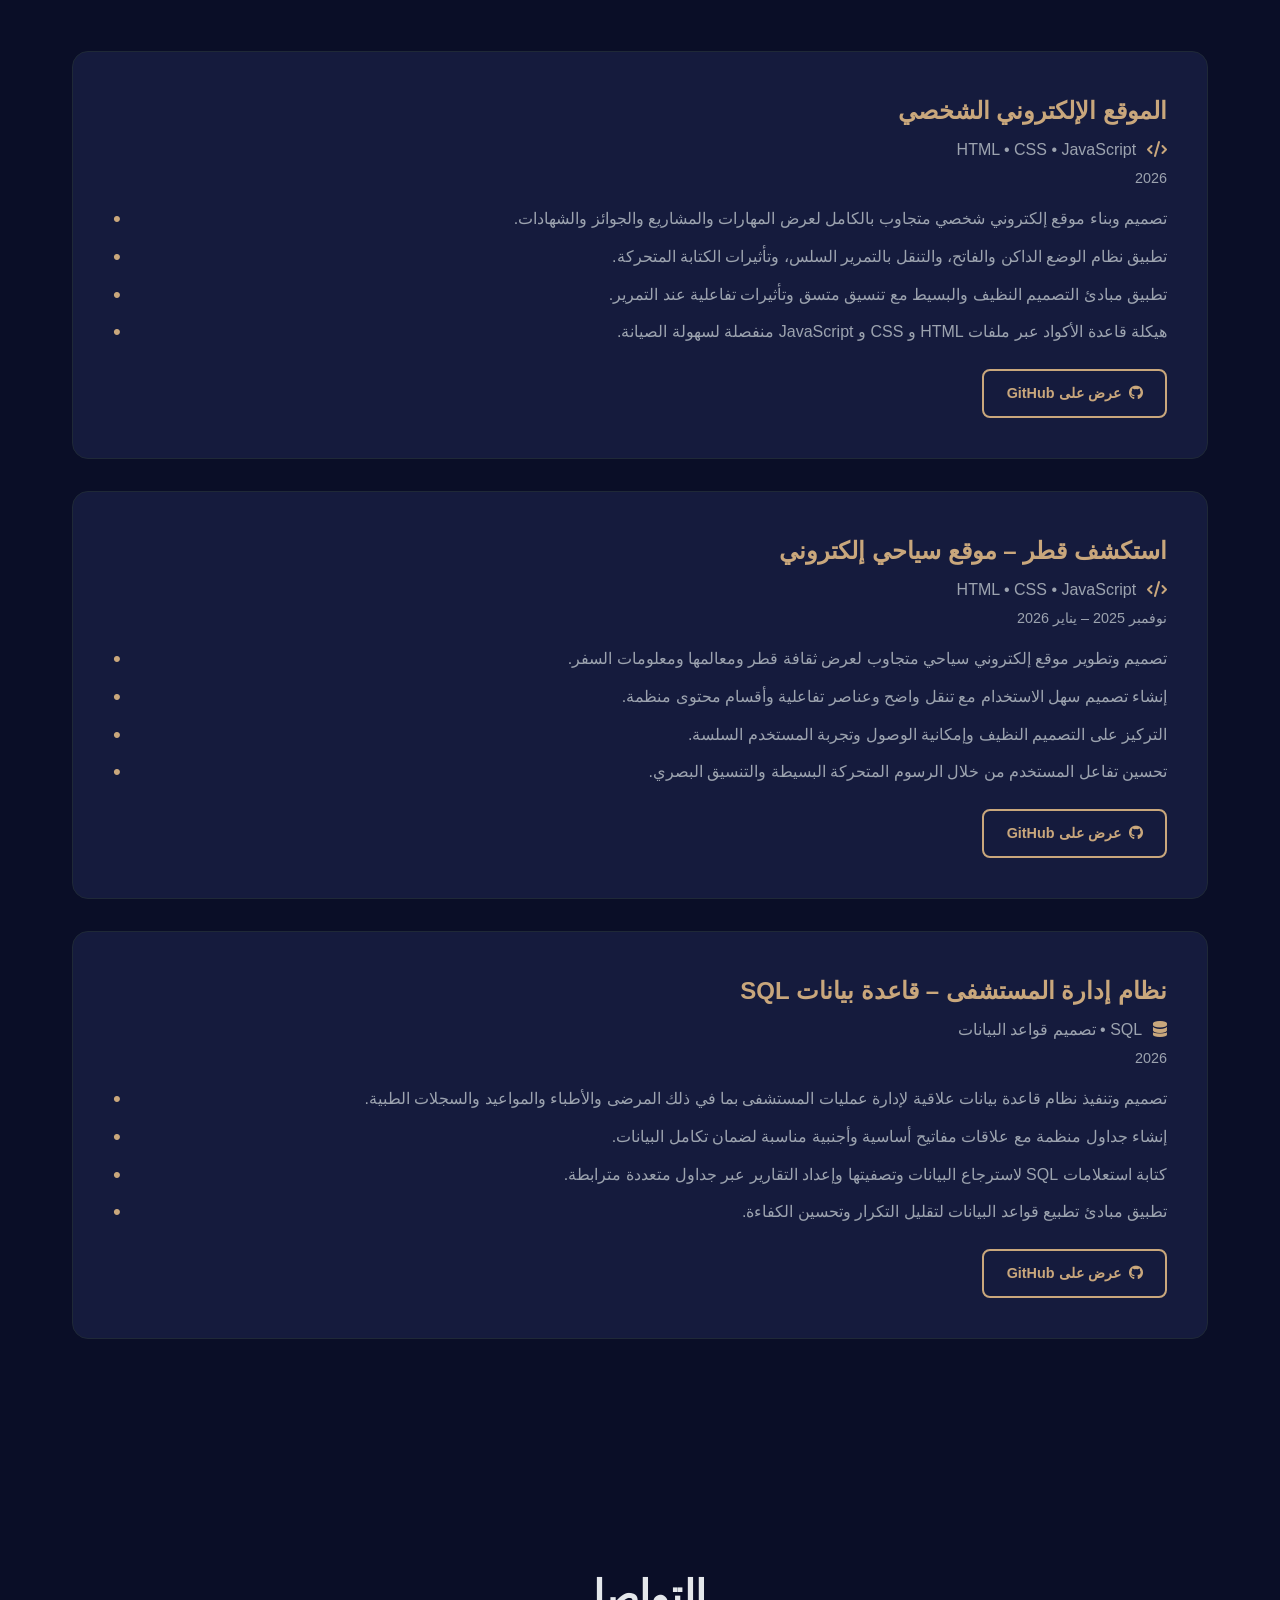
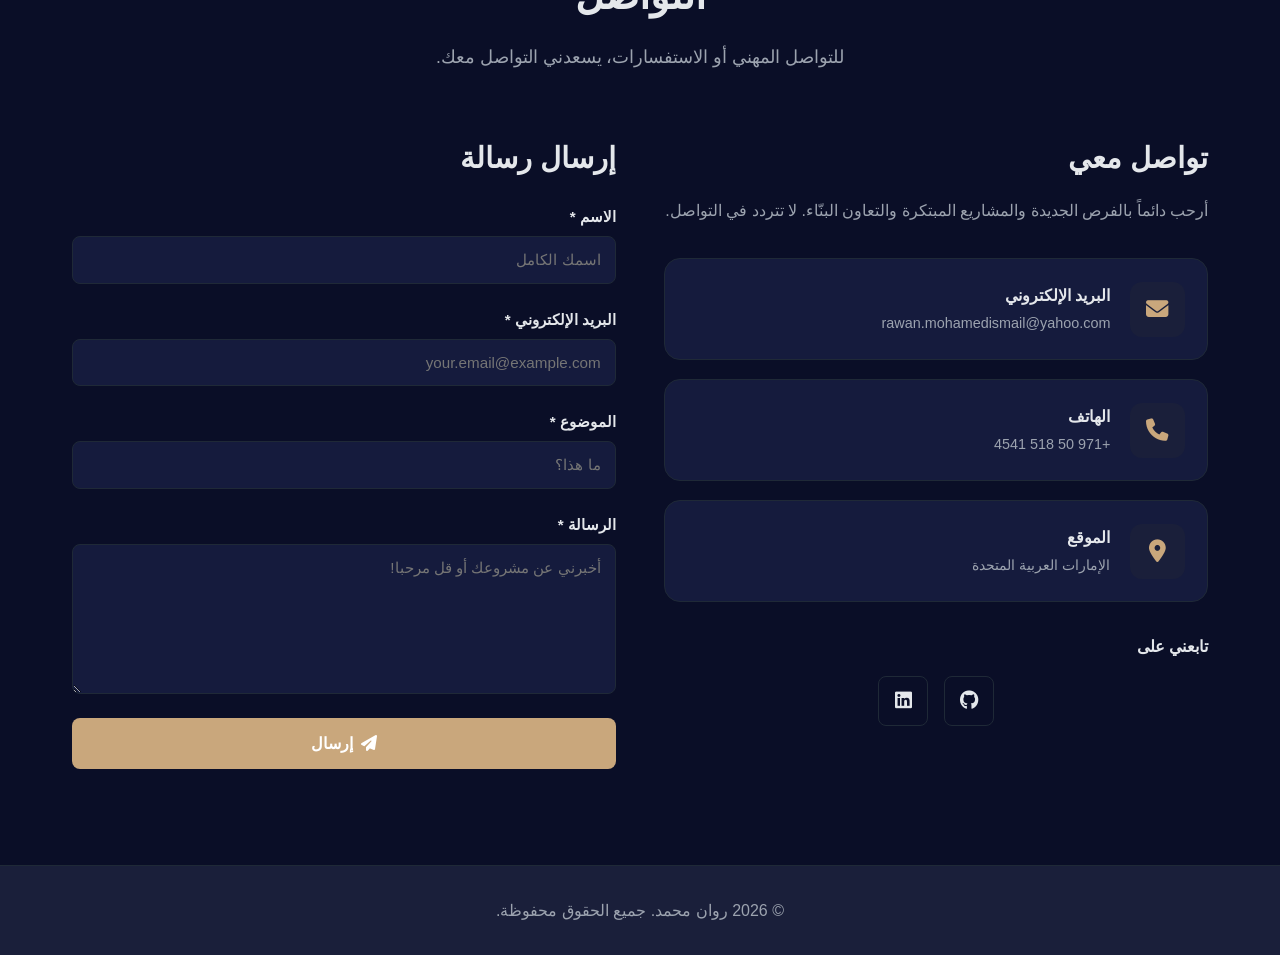
<file: index-ar.html>
<!DOCTYPE html>
<html lang="ar" dir="rtl">
<head>
    <meta charset="UTF-8">
    <meta name="viewport" content="width=device-width, initial-scale=1.0">
    <title>روان محمد - معرض الأعمال</title>
    <link rel="stylesheet" href="https://cdnjs.cloudflare.com/ajax/libs/font-awesome/6.4.0/css/all.min.css">
    <link rel="stylesheet" href="style.css">
    <link rel="stylesheet" href="style-ar.css">
</head>
<body>

    <!-- Scroll Progress Bar -->
    <div class="scroll-progress" id="scrollProgress"></div>

    <!-- Custom Cursor -->
    <div class="custom-cursor"></div>
    <div class="cursor-dot"></div>

    <!-- Navigation -->
    <nav>
        <div class="nav-container">
            <div class="logo">روان</div>
            <ul class="nav-links">
                <li><a href="#home">الصفحة الرئيسية</a></li>
                <li><a href="#about">نبذة تعريفية</a></li>
                <li><a href="#education">المؤهلات الأكاديمية</a></li>
                <li><a href="#volunteering">الأعمال التطوعية</a></li>
                <li><a href="#skills">المهارات التقنية</a></li>
                <li><a href="#certifications">الشهادات المهنية</a></li>
                <li><a href="#awards">الجوائز والتكريمات</a></li>
                <li><a href="#projects">المشاريع</a></li>
                <li><a href="#contact">التواصل</a></li>
            </ul>
            <div class="nav-buttons">
                <button class="language-toggle" onclick="toggleLanguage()">
                    <i class="fas fa-globe"></i>
                    <span id="lang-text">EN</span>
                </button>
                <button class="theme-toggle" onclick="toggleTheme()">
                    <i class="fas fa-moon" id="theme-icon"></i>
                </button>
                <a href="#" class="cv-btn">تحميل السيرة الذاتية</a>
                <div class="hamburger" onclick="toggleMenu()">
                    <span></span>
                    <span></span>
                    <span></span>
                </div>
            </div>
        </div>
    </nav>

    <!-- Hero Section -->
    <section id="home">
        <div class="hero-background">
            <div class="gradient-bg"></div>
        </div>
        <div class="hero-content">
            <p class="hero-subtitle">روان محمد،</p>
            <h1 class="hero-role">طالبة علوم الحاسب</h1>
            <div class="typing-container">
                <span id="typing"></span><span class="typing-cursor"></span>
            </div>
            <div class="hero-buttons">
                <a href="#projects" class="btn-primary">عرض المشاريع</a>
                <a href="#contact" class="btn-secondary">تواصل معي</a>
            </div>
            <div class="social-links">
                <a href="https://github.com/rawanmismail" target="_blank" aria-label="GitHub"><i class="fab fa-github"></i></a>
                <a href="https://www.linkedin.com/in/rawan28-" target="_blank" aria-label="LinkedIn"><i class="fab fa-linkedin"></i></a>
                <a href="mailto:rawan.mohamedismail@yahoo.com" aria-label="Email"><i class="fas fa-envelope"></i></a>
            </div>
        </div>
        <div class="scroll-indicator">
            <span>مرر لأسفل</span>
            <i class="fas fa-chevron-down"></i>
        </div>
    </section>

    <!-- About Section -->
    <section id="about">
        <div class="container">
            <div class="section-header fade-in">
                <h2>نبذة تعريفية</h2>
                <p>تعرّف على الشخص وراء البرمجة</p>
            </div>
            <div class="about-content fade-in">
                <div class="about-card">
                    <p class="about-text">
                        روان محمد، طالبة علوم الحاسوب في جامعة هيريوت وات، متخصصة في الذكاء الاصطناعي وتطوير تطبيقات الويب والروبوتات. تتميز بشغفها لتعلم التقنيات الحديثة وتطوير المشاريع التقنية وحل التحديات البرمجية من خلال التطبيقات العملية. تسعى للمساهمة الفعّالة في المشاريع والفرق التقنية المبتكرة.
                    </p>
                    <div class="about-info">
                        <div class="info-item">
                            <i class="fas fa-map-marker-alt"></i>
                            <span>الإمارات العربية المتحدة</span>
                        </div>
                    </div>
                    <div class="interests">
                        <h3>الاهتمامات الشخصية:</h3>
                        <div class="interest-grid">
                            <div class="interest-item"><i class="fas fa-book"></i><span>القراءة</span></div>
                            <div class="interest-item"><i class="fas fa-futbol"></i><span>كرة القدم</span></div>
                            <div class="interest-item"><i class="fas fa-table-tennis"></i><span>التنس الأرضي</span></div>
                            <div class="interest-item"><i class="fas fa-palette"></i><span>التصميم الجرافيكي</span></div>
                            <div class="interest-item"><i class="fas fa-music"></i><span>الموسيقى</span></div>
                            <div class="interest-item"><i class="fas fa-video"></i><span>المونتاج</span></div>
                        </div>
                    </div>
                </div>
            </div>
        </div>
    </section>

    <!-- Education Section -->
    <section id="education">
        <div class="container">
            <div class="section-header fade-in">
                <h2>المؤهلات الأكاديمية</h2>
                <p>المسيرة الأكاديمية والإنجازات</p>
            </div>
            <div class="timeline fade-in">
                <div class="timeline-item">
                    <div class="timeline-content">
                        <div class="timeline-date">
                            <i class="fas fa-calendar"></i>
                            <span>سبتمبر 2025 – مارس 2026</span>
                        </div>
                        <h3 class="timeline-title">السنة التأسيسية، علوم الحاسب</h3>
                        <p class="timeline-subtitle">جامعة هيريوت وات، حرم دبي</p>
                        <div class="timeline-description">
                            <p>إكمال برنامج الدخول للدرجة الجامعية (B80D-DEP) في الهندسة كسنة تأسيسية قبل الانتقال إلى السنة الأولى من بكالوريوس علوم الحاسوب في سبتمبر 2026.</p>
                            <ul>
                                <li>البرنامج: (B80D-DEP) برنامج الدخول للدرجة في الهندسة</li>
                                <li>الأنشطة والجمعيات: نادي التقنية</li>
                                <li>التقدم إلى السنة الأولى من بكالوريوس علوم الحاسوب — سبتمبر 2026</li>
                            </ul>
                        </div>
                    </div>
                </div>
            </div>
        </div>
    </section>

    <!-- Volunteering Section -->
    <section id="volunteering">
        <div class="container">
            <div class="section-header fade-in">
                <h2>الأعمال التطوعية</h2>
                <p>المساهمة المجتمعية والقيادة</p>
            </div>
            <div class="experience-card fade-in">
                <div class="experience-header">
                    <h3>منسقة الاتصالات والعلاقات العامة</h3>
                    <p class="company">الماراثون الخيري، المدرسة البريطانية جيمس ومنصة التعليم المصرية</p>
                </div>
                <ul>
                    <li>تنظيم ماراثون لدعم الإغاثة الإنسانية بالتعاون مع الهلال الأحمر المصري.</li>
                    <li>تنسيق فرق متعددة الوظائف لتنفيذ حدث واسع النطاق ضمن الميزانية والمواعيد المحددة بين فرق التسويق والتمويل ومنسقي المناطق لضمان التكامل.</li>
                    <li>التفاوض وعرض المشروع على الرئيس التنفيذي ونائب رئيس المجموعة في منصة التعليم المصرية، وتأمين التمويل للفريق.</li>
                    <li>تحقيق الهدف الرئيسي المتمثل في نشر الوعي بالقضية.</li>
                </ul>
            </div>
        </div>
    </section>

    <!-- Skills Section -->
    <section id="skills">
        <div class="container">
            <div class="section-header fade-in">
                <h2>المهارات التقنية والمعرفية</h2>
                <p>نظرة شاملة على الخبرات التقنية والقدرات المهنية</p>
            </div>
            <div class="skills-categories fade-in">

                <div class="skill-category">
                    <h3><i class="fas fa-code"></i> لغات البرمجة</h3>
                    <p>لغات البرمجة الأساسية وتقنيات تطوير الويب</p>
                    <div class="skills-grid">
                        <div class="skill-item"><div class="skill-name">HTML</div><div class="skill-bar-container"><div class="skill-bar" data-level="90"></div></div></div>
                        <div class="skill-item"><div class="skill-name">CSS</div><div class="skill-bar-container"><div class="skill-bar" data-level="90"></div></div></div>
                        <div class="skill-item"><div class="skill-name">Python</div><div class="skill-bar-container"><div class="skill-bar" data-level="65"></div></div></div>
                    </div>
                </div>

                <div class="skill-category">
                    <h3><i class="fas fa-tools"></i> الأدوات والمنصات</h3>
                    <p>أدوات التطوير ومنصات التصميم</p>
                    <div class="skills-grid">
                        <div class="skill-item"><div class="skill-name">Microsoft 365</div><div class="skill-bar-container"><div class="skill-bar" data-level="90"></div></div></div>
                        <div class="skill-item"><div class="skill-name">Canva</div><div class="skill-bar-container"><div class="skill-bar" data-level="90"></div></div></div>
                        <div class="skill-item"><div class="skill-name">Wix</div><div class="skill-bar-container"><div class="skill-bar" data-level="65"></div></div></div>
                        <div class="skill-item"><div class="skill-name">GitHub</div><div class="skill-bar-container"><div class="skill-bar" data-level="65"></div></div></div>
                        <div class="skill-item"><div class="skill-name">GitHub Codespaces</div><div class="skill-bar-container"><div class="skill-bar" data-level="65"></div></div></div>
                        <div class="skill-item"><div class="skill-name">VS Code</div><div class="skill-bar-container"><div class="skill-bar" data-level="90"></div></div></div>
                    </div>
                </div>

                <div class="skill-category">
                    <h3><i class="fas fa-brain"></i> الذكاء الاصطناعي والتقنيات الحديثة</h3>
                    <p>الذكاء الاصطناعي والابتكارات التقنية</p>
                    <div class="skills-grid">
                        <div class="skill-item"><div class="skill-name">الذكاء الاصطناعي</div><div class="skill-bar-container"><div class="skill-bar" data-level="65"></div></div></div>
                        <div class="skill-item"><div class="skill-name">هندسة التوجيه</div><div class="skill-bar-container"><div class="skill-bar" data-level="90"></div></div></div>
                    </div>
                </div>

                <div class="skill-category">
                    <h3><i class="fas fa-users"></i> المهارات الشخصية والإدارية</h3>
                    <p>القدرات المهنية والكفاءات الشخصية</p>
                    <div class="skills-grid">
                        <div class="skill-item"><div class="skill-name">إدارة الوقت</div></div>
                        <div class="skill-item"><div class="skill-name">التواصل</div></div>
                        <div class="skill-item"><div class="skill-name">القيادة</div></div>
                        <div class="skill-item"><div class="skill-name">العمل الجماعي</div></div>
                        <div class="skill-item"><div class="skill-name">حل المشكلات</div></div>
                        <div class="skill-item"><div class="skill-name">القدرة على التكيف</div></div>
                    </div>
                </div>

            </div>
        </div>
    </section>

    <!-- Certifications Section -->
    <section id="certifications">
        <div class="container">
            <div class="section-header fade-in">
                <h2>الشهادات المهنية</h2>
                <p>التطوير المهني والتعلم المستمر</p>
            </div>
            <div class="experience-card fade-in">
                <div class="experience-header">
                    <h3>مليون موجه</h3>
                    <p class="company">مؤسسة دبي للمستقبل ومركز دبي للذكاء الاصطناعي</p>
                </div>
                <ul>
                    <li>إتمام مبادرة وطنية لتطوير مهارات الذكاء الاصطناعي تركز على الذكاء الاصطناعي التوليدي والذكاء الاصطناعي الضيق وهندسة الأوامر</li>
                    <li>تطوير أوامر فعالة لتحسين دقة الذكاء الاصطناعي والاستدلال والإنتاجية عبر حالات استخدام متنوعة</li>
                    <li>تطبيق أدوات الذكاء الاصطناعي لدعم البحث والكتابة وحل المشكلات وتحسين سير العمل</li>
                    <li>اكتساب فهم أساسي للاستخدام المسؤول والأخلاقي للذكاء الاصطناعي</li>
                </ul>
            </div>
        </div>
    </section>

    <!-- Awards Section -->
    <section id="awards">
        <div class="container">
            <div class="section-header fade-in">
                <h2>الجوائز والتكريمات</h2>
                <p>الإنجازات والتميّز في مجال الروبوتات والتقنية</p>
            </div>
            <div class="experience-card fade-in">
                <div class="experience-header">
                    <h3>تحدي التقنية الأولى (FTC) للروبوتات</h3>
                    <p class="company">جامعة تكساس إيه آند إم ومكتبة قطر الوطنية</p>
                    <p class="date">فبراير 2024 • الدوحة، قطر</p>
                </div>
                <ul>
                    <li>تصميم وبرمجة روبوت عملي مع فريق المدرسة الثانوية لإنجاز مهام المسابقة، بما في ذلك التقاط ووضع عناصر اللعبة ضمن قيود محددة على اللوحة الخلفية.</li>
                    <li>تخطيط مفهوم الروبوت، ثم بناؤه واختباره وتحسين التصميم لرفع الكفاءة والأداء.</li>
                    <li>حل المشكلات الميكانيكية والمنطقية أثناء التطوير، خاصة تحت ضغط الوقت.</li>
                    <li>إظهار مهارات قوية في العمل الجماعي وحل المشكلات طوال المسابقة.</li>
                    <li>تحقيق المركز الثالث بين المدارس المشاركة في قطر.</li>
                </ul>
            </div>
        </div>
    </section>

    <!-- Projects Section -->
    <section id="projects">
        <div class="container">
            <div class="section-header fade-in">
                <h2>المشاريع التقنية</h2>
                <p>مجموعة مختارة من الأعمال التي تعكس المهارات التقنية</p>
            </div>

            <!-- Personal Website -->
            <div class="experience-card fade-in">
                <div class="experience-header">
                    <h3>الموقع الإلكتروني الشخصي</h3>
                    <p class="company"><i class="fas fa-code" style="color:var(--accent); margin-left:0.4rem;"></i> HTML &bull; CSS &bull; JavaScript</p>
                    <p class="date">2026</p>
                </div>
                <ul>
                    <li>تصميم وبناء موقع إلكتروني شخصي متجاوب بالكامل لعرض المهارات والمشاريع والجوائز والشهادات.</li>
                    <li>تطبيق نظام الوضع الداكن والفاتح، والتنقل بالتمرير السلس، وتأثيرات الكتابة المتحركة.</li>
                    <li>تطبيق مبادئ التصميم النظيف والبسيط مع تنسيق متسق وتأثيرات تفاعلية عند التمرير.</li>
                    <li>هيكلة قاعدة الأكواد عبر ملفات HTML و CSS و JavaScript منفصلة لسهولة الصيانة.</li>
                </ul>
                <div class="project-links">
                    <a href="https://github.com/rawanmismail/personal-website" target="_blank" class="project-btn">
                        <i class="fab fa-github"></i> عرض على GitHub
                    </a>
                </div>
            </div>

            <!-- Explore Qatar -->
            <div class="experience-card fade-in">
                <div class="experience-header">
                    <h3>استكشف قطر – موقع سياحي إلكتروني</h3>
                    <p class="company"><i class="fas fa-code" style="color:var(--accent); margin-left:0.4rem;"></i> HTML &bull; CSS &bull; JavaScript</p>
                    <p class="date">نوفمبر 2025 – يناير 2026</p>
                </div>
                <ul>
                    <li>تصميم وتطوير موقع إلكتروني سياحي متجاوب لعرض ثقافة قطر ومعالمها ومعلومات السفر.</li>
                    <li>إنشاء تصميم سهل الاستخدام مع تنقل واضح وعناصر تفاعلية وأقسام محتوى منظمة.</li>
                    <li>التركيز على التصميم النظيف وإمكانية الوصول وتجربة المستخدم السلسة.</li>
                    <li>تحسين تفاعل المستخدم من خلال الرسوم المتحركة البسيطة والتنسيق البصري.</li>
                </ul>
                <div class="project-links">
                    <a href="https://github.com/rawanmismail/explore-qatar-website" target="_blank" class="project-btn">
                        <i class="fab fa-github"></i> عرض على GitHub
                    </a>
                </div>
            </div>

            <!-- Hospital SQL -->
            <div class="experience-card fade-in">
                <div class="experience-header">
                    <h3>نظام إدارة المستشفى – قاعدة بيانات SQL</h3>
                    <p class="company"><i class="fas fa-database" style="color:var(--accent); margin-left:0.4rem;"></i> SQL &bull; تصميم قواعد البيانات</p>
                    <p class="date">2026</p>
                </div>
                <ul>
                    <li>تصميم وتنفيذ نظام قاعدة بيانات علاقية لإدارة عمليات المستشفى بما في ذلك المرضى والأطباء والمواعيد والسجلات الطبية.</li>
                    <li>إنشاء جداول منظمة مع علاقات مفاتيح أساسية وأجنبية مناسبة لضمان تكامل البيانات.</li>
                    <li>كتابة استعلامات SQL لاسترجاع البيانات وتصفيتها وإعداد التقارير عبر جداول متعددة مترابطة.</li>
                    <li>تطبيق مبادئ تطبيع قواعد البيانات لتقليل التكرار وتحسين الكفاءة.</li>
                </ul>
                <div class="project-links">
                    <a href="https://github.com/rawanmismail/Hospital-Management-System-SQL-Database-Project" target="_blank" class="project-btn">
                        <i class="fab fa-github"></i> عرض على GitHub
                    </a>
                </div>
            </div>

        </div>
    </section>

    <!-- Contact Section -->
    <section id="contact">
        <div class="container">
            <div class="section-header fade-in">
                <h2>التواصل</h2>
                <p>للتواصل المهني أو الاستفسارات، يسعدني التواصل معك.</p>
            </div>
            <div class="contact-container fade-in">
                <div class="contact-info-section">
                    <h3>تواصل معي</h3>
                    <p>أرحب دائماً بالفرص الجديدة والمشاريع المبتكرة والتعاون البنّاء. لا تتردد في التواصل.</p>
                    <div class="contact-cards">
                        <div class="contact-card">
                            <div class="contact-icon"><i class="fas fa-envelope"></i></div>
                            <div class="contact-details">
                                <h4>البريد الإلكتروني</h4>
                                <p>rawan.mohamedismail@yahoo.com</p>
                            </div>
                        </div>
                        <div class="contact-card">
                            <div class="contact-icon"><i class="fas fa-phone"></i></div>
                            <div class="contact-details">
                                <h4>الهاتف</h4>
                                <p>+971 50 518 4541</p>
                            </div>
                        </div>
                        <div class="contact-card">
                            <div class="contact-icon"><i class="fas fa-map-marker-alt"></i></div>
                            <div class="contact-details">
                                <h4>الموقع</h4>
                                <p>الإمارات العربية المتحدة</p>
                            </div>
                        </div>
                    </div>
                    <div class="contact-social">
                        <h4>تابعني على</h4>
                        <div class="social-links">
                            <a href="https://github.com/rawanmismail" target="_blank" aria-label="GitHub"><i class="fab fa-github"></i></a>
                            <a href="https://www.linkedin.com/in/rawan28-" target="_blank" aria-label="LinkedIn"><i class="fab fa-linkedin"></i></a>
                        </div>
                    </div>
                </div>

                <div class="contact-form-section">
                    <h3>إرسال رسالة</h3>
                    <form class="contact-form" id="contactForm">
                        <div class="form-group">
                            <label>الاسم *</label>
                            <input type="text" id="contact-name" placeholder="اسمك الكامل" required>
                        </div>
                        <div class="form-group">
                            <label>البريد الإلكتروني *</label>
                            <input type="email" id="contact-email" placeholder="your.email@example.com" required>
                        </div>
                        <div class="form-group">
                            <label>الموضوع *</label>
                            <input type="text" id="contact-subject" placeholder="ما هذا؟" required>
                        </div>
                        <div class="form-group">
                            <label>الرسالة *</label>
                            <textarea id="contact-message" placeholder="أخبرني عن مشروعك أو قل مرحبا!" required></textarea>
                        </div>
                        <button type="submit" class="submit-btn">
                            <i class="fas fa-paper-plane"></i> إرسال
                        </button>
                    </form>
                </div>
            </div>
        </div>
    </section>

    <!-- Footer -->
    <footer>
        <div class="container">
            <p>© 2026 روان محمد. جميع الحقوق محفوظة.</p>
        </div>
    </footer>

    <!-- Success Modal -->
    <div class="modal-overlay" id="successModal">
        <div class="modal-content">
            <div class="modal-icon"><i class="fas fa-check"></i></div>
            <h3>تم إرسال الرسالة!</h3>
            <p>شكرا لك على التواصل. سأعود إليك في أقرب وقت ممكن!</p>
            <button class="modal-btn" onclick="closeModal()">حسنا</button>
        </div>
    </div>

    <!-- Back to Top -->
    <button class="back-to-top" id="backToTop" onclick="scrollToTop()">
        <i class="fas fa-arrow-up"></i>
    </button>

    <script src="script-ar.js"></script>
</body>
</html>
</file>
<file: style.css>
* {
    margin: 0;
    padding: 0;
    box-sizing: border-box;
}

:root {
    --bg-primary: #0a0e27;
    --bg-secondary: #1a1f3a;
    --bg-card: #151b3d;
    --text-primary: #e4e7eb;
    --text-secondary: #9ca3af;
    --accent: #c9a77c;
    --accent-hover: #b8935a;
    --border: #1f2937;
}

.light-mode {
    --bg-primary: #faf8f5;
    --bg-secondary: #f5f1eb;
    --bg-card: #ffffff;
    --text-primary: #2d2520;
    --text-secondary: #6b5d52;
    --accent: #a67c52;
    --accent-hover: #8b6844;
    --border: #e8dfd5;
}

body {
    font-family: -apple-system, BlinkMacSystemFont, 'Segoe UI', Roboto, Oxygen, Ubuntu, Cantarell, sans-serif;
    background: var(--bg-primary);
    color: var(--text-primary);
    line-height: 1.6;
    transition: background 0.3s ease, color 0.3s ease;
    cursor: none;
}

/* ─── Custom Cursor ─── */
.custom-cursor {
    width: 20px;
    height: 20px;
    border: 2px solid var(--accent);
    border-radius: 50%;
    position: fixed;
    pointer-events: none;
    z-index: 9999;
    transition: transform 0.15s ease;
    transform: translate(-50%, -50%);
}

.cursor-dot {
    width: 6px;
    height: 6px;
    background: var(--accent);
    border-radius: 50%;
    position: fixed;
    pointer-events: none;
    z-index: 9999;
    transform: translate(-50%, -50%);
}

/* ─── Layout ─── */
.container {
    max-width: 1200px;
    margin: 0 auto;
    padding: 0 2rem;
}

/* ─── Navigation ─── */
nav {
    position: fixed;
    top: 0;
    width: 100%;
    background: var(--bg-primary);
    backdrop-filter: blur(10px);
    border-bottom: 1px solid var(--border);
    z-index: 1000;
    padding: 1rem 0;
    transition: background 0.3s;
}

.nav-container {
    max-width: 1200px;
    margin: 0 auto;
    padding: 0 2rem;
    display: flex;
    justify-content: space-between;
    align-items: center;
}

.logo {
    font-size: 1.5rem;
    font-weight: 700;
    color: var(--text-primary);
    letter-spacing: 2px;
}

.nav-links {
    display: flex;
    gap: 1.5rem;
    list-style: none;
    align-items: center;
}

.nav-links a {
    color: var(--text-secondary);
    text-decoration: none;
    transition: color 0.3s;
    font-size: 0.9rem;
    font-weight: 500;
}

.nav-links a:hover {
    color: var(--accent);
}

.nav-buttons {
    display: flex;
    gap: 1rem;
    align-items: center;
}

.hamburger {
    display: none;
    flex-direction: column;
    cursor: pointer;
    gap: 4px;
}

.hamburger span {
    width: 25px;
    height: 3px;
    background: var(--text-primary);
    border-radius: 3px;
    transition: all 0.3s;
}

.hamburger.active span:nth-child(1) { transform: rotate(45deg) translate(8px, 8px); }
.hamburger.active span:nth-child(2) { opacity: 0; }
.hamburger.active span:nth-child(3) { transform: rotate(-45deg) translate(7px, -6px); }

.theme-toggle {
    background: transparent;
    border: 1px solid var(--border);
    color: var(--text-primary);
    width: 40px;
    height: 40px;
    border-radius: 0.5rem;
    cursor: pointer;
    transition: all 0.3s;
    display: flex;
    align-items: center;
    justify-content: center;
}

.theme-toggle:hover {
    border-color: var(--accent);
    color: var(--accent);
}

.language-toggle {
    background: transparent;
    border: 1px solid var(--border);
    color: var(--text-primary);
    padding: 0 0.8rem;
    height: 40px;
    border-radius: 0.5rem;
    cursor: pointer;
    transition: all 0.3s;
    display: flex;
    align-items: center;
    justify-content: center;
    gap: 0.5rem;
    font-weight: 600;
    font-size: 0.85rem;
    white-space: nowrap;
}

.language-toggle:hover {
    border-color: var(--accent);
    color: var(--accent);
}

.language-toggle i {
    font-size: 1rem;
}

.cv-btn {
    background: var(--accent);
    color: white;
    padding: 0.6rem 1.5rem;
    border-radius: 0.5rem;
    text-decoration: none;
    transition: all 0.3s;
    font-weight: 500;
}

.cv-btn:hover {
    background: var(--accent-hover);
    transform: translateY(-2px);
}

/* ─── Hero ─── */
#home {
    min-height: 100vh;
    display: flex;
    align-items: center;
    justify-content: center;
    text-align: center;
    padding-top: 80px;
    position: relative;
    overflow: hidden;
}

.hero-background {
    position: absolute;
    inset: 0;
    z-index: 0;
    overflow: hidden;
}

.gradient-bg {
    position: absolute;
    width: 100%;
    height: 100%;
    background:
        radial-gradient(circle at 20% 50%, rgba(201,167,124,0.1) 0%, transparent 50%),
        radial-gradient(circle at 80% 80%, rgba(201,167,124,0.08) 0%, transparent 50%);
    animation: gradientShift 10s ease infinite;
}

@keyframes gradientShift {
    0%, 100% { opacity: 1; }
    50%       { opacity: 0.6; }
}

.particle {
    position: absolute;
    background: var(--accent);
    border-radius: 50%;
    opacity: 0.25;
    animation: floatUp linear infinite;
}

@keyframes floatUp {
    0%   { transform: translateY(100vh); }
    100% { transform: translateY(-120px) translateX(80px); }
}

.hero-content {
    max-width: 900px;
    position: relative;
    z-index: 1;
}

.hero-subtitle {
    font-size: 1.2rem;
    color: var(--text-secondary);
    margin-bottom: 1rem;
    letter-spacing: 3px;
    text-transform: uppercase;
}

.hero-role {
    font-size: 3rem;
    font-weight: 700;
    margin-bottom: 2rem;
}

.typing-container {
    font-size: 1.3rem;
    color: var(--accent);
    min-height: 40px;
    margin-bottom: 3rem;
    text-transform: uppercase;
    letter-spacing: 2px;
}

.typing-cursor {
    display: inline-block;
    width: 3px;
    height: 1.2em;
    background: var(--accent);
    margin-left: 4px;
    vertical-align: text-bottom;
    animation: blink 0.7s infinite;
}

@keyframes blink {
    0%, 50%  { opacity: 1; }
    51%, 100%{ opacity: 0; }
}

.hero-buttons {
    display: flex;
    gap: 1.5rem;
    justify-content: center;
    margin-bottom: 3rem;
}

.btn-primary, .btn-secondary {
    padding: 1rem 2rem;
    border-radius: 0.5rem;
    text-decoration: none;
    font-weight: 600;
    transition: all 0.3s;
    border: 2px solid var(--accent);
}

.btn-primary {
    background: var(--accent);
    color: white;
}

.btn-primary:hover {
    background: var(--accent-hover);
    transform: translateY(-2px);
}

.btn-secondary {
    background: transparent;
    color: var(--accent);
}

.btn-secondary:hover {
    background: var(--accent);
    color: white;
    transform: translateY(-2px);
}

.social-links {
    display: flex;
    gap: 1rem;
    justify-content: center;
}

.social-links a {
    width: 50px;
    height: 50px;
    display: flex;
    align-items: center;
    justify-content: center;
    background: transparent;
    border: 1px solid var(--border);
    border-radius: 0.5rem;
    color: var(--text-primary);
    text-decoration: none;
    font-size: 1.2rem;
    transition: all 0.3s;
}

.social-links a:hover {
    background: var(--accent);
    color: white;
    border-color: var(--accent);
    transform: translateY(-3px);
}

.scroll-indicator {
    position: absolute;
    bottom: 2rem;
    left: 50%;
    transform: translateX(-50%);
    color: var(--text-secondary);
    font-size: 0.9rem;
    display: flex;
    flex-direction: column;
    align-items: center;
    gap: 0.5rem;
}

.scroll-indicator i {
    animation: bounce 2s infinite;
}

@keyframes bounce {
    0%, 20%, 50%, 80%, 100% { transform: translateY(0); }
    40% { transform: translateY(-10px); }
    60% { transform: translateY(-5px); }
}

/* ─── Sections ─── */
section {
    padding: 6rem 0;
    scroll-margin-top: 80px;
}

.fade-in {
    opacity: 0;
    transform: translateY(30px);
    transition: opacity 0.6s ease, transform 0.6s ease;
}

.fade-in.visible {
    opacity: 1;
    transform: translateY(0);
}

.section-header {
    text-align: center;
    margin-bottom: 4rem;
}

.section-header h2 {
    font-size: 2.5rem;
    margin-bottom: 1rem;
}

.section-header p {
    color: var(--text-secondary);
    font-size: 1.1rem;
}

/* ─── About ─── */
.about-card {
    background: var(--bg-card);
    padding: 2.5rem;
    border-radius: 1rem;
    border: 1px solid var(--border);
}

.about-text {
    margin-bottom: 2rem;
    line-height: 1.8;
    color: var(--text-secondary);
}

.about-info {
    display: flex;
    gap: 2rem;
    margin-top: 1rem;
}

.info-item {
    display: flex;
    align-items: center;
    gap: 0.75rem;
    color: var(--text-secondary);
}

.info-item i {
    color: var(--accent);
    font-size: 1.2rem;
}

.interests {
    margin-top: 2rem;
}

.interests h3 {
    margin-bottom: 1.5rem;
    font-size: 1.2rem;
}

.interest-grid {
    display: grid;
    grid-template-columns: repeat(auto-fit, minmax(180px, 1fr));
    gap: 1rem;
}

.interest-item {
    display: flex;
    align-items: center;
    gap: 1rem;
    background: var(--bg-secondary);
    padding: 1rem 1.5rem;
    border-radius: 0.5rem;
    border: 1px solid var(--border);
    transition: all 0.3s;
}

.interest-item:hover {
    border-color: var(--accent);
    transform: translateY(-3px);
}

.interest-item i {
    color: var(--accent);
    font-size: 1.3rem;
}

/* ─── Timeline ─── */
.timeline {
    position: relative;
    padding-left: 3rem;
}

.timeline::before {
    content: '';
    position: absolute;
    left: 0;
    top: 0;
    bottom: 0;
    width: 2px;
    background: var(--border);
}

.timeline-item {
    position: relative;
    margin-bottom: 3rem;
}

.timeline-item::before {
    content: '';
    position: absolute;
    left: -3.45rem;
    top: 1rem;
    width: 14px;
    height: 14px;
    border-radius: 50%;
    background: var(--accent);
    border: 3px solid var(--bg-primary);
    z-index: 1;
}

.timeline-content {
    background: var(--bg-card);
    padding: 2rem;
    border-radius: 1rem;
    border: 1px solid var(--border);
    transition: all 0.3s;
}

.timeline-content:hover {
    transform: translateX(8px);
    border-color: var(--accent);
}

.timeline-date {
    color: var(--accent);
    font-weight: 600;
    font-size: 0.9rem;
    margin-bottom: 0.5rem;
    display: flex;
    align-items: center;
    gap: 0.5rem;
}

.timeline-title {
    font-size: 1.4rem;
    margin-bottom: 0.4rem;
}

.timeline-subtitle {
    color: var(--text-secondary);
    font-size: 1rem;
    margin-bottom: 1rem;
}

.timeline-description {
    color: var(--text-secondary);
    line-height: 1.8;
}

.timeline-description ul {
    list-style: none;
    margin-top: 1rem;
}

.timeline-description li {
    padding-left: 1.5rem;
    margin-bottom: 0.5rem;
    position: relative;
}

.timeline-description li::before {
    content: "•";
    position: absolute;
    left: 0;
    color: var(--accent);
}

/* ─── Experience Cards ─── */
.experience-card {
    background: var(--bg-card);
    padding: 2.5rem;
    border-radius: 1rem;
    border: 1px solid var(--border);
    margin-bottom: 2rem;
    transition: all 0.3s;
}

.experience-card:hover {
    transform: translateY(-5px);
    border-color: var(--accent);
}

.experience-header h3 {
    color: var(--accent);
    font-size: 1.5rem;
    margin-bottom: 0.4rem;
}

.experience-header .company {
    color: var(--text-secondary);
    font-size: 1rem;
}

.experience-header .date {
    color: var(--text-secondary);
    font-size: 0.9rem;
    margin-top: 0.3rem;
}

.experience-card ul {
    list-style: none;
    margin-top: 1rem;
}

.experience-card li {
    padding-left: 1.5rem;
    margin-bottom: 0.75rem;
    position: relative;
    color: var(--text-secondary);
    line-height: 1.6;
}

.experience-card li::before {
    content: "•";
    position: absolute;
    left: 0;
    color: var(--accent);
    font-size: 1.4rem;
    line-height: 1.2;
}

/* ─── Project Links ─── */
.project-links {
    display: flex;
    gap: 1rem;
    margin-top: 1.5rem;
    flex-wrap: wrap;
}

.project-btn {
    display: inline-flex;
    align-items: center;
    gap: 0.5rem;
    padding: 0.7rem 1.4rem;
    background: transparent;
    border: 2px solid var(--accent);
    color: var(--accent);
    text-decoration: none;
    border-radius: 0.5rem;
    font-weight: 600;
    font-size: 0.9rem;
    transition: all 0.3s;
}

.project-btn:hover {
    background: var(--accent);
    color: white;
    transform: translateY(-2px);
}

/* ─── Skills ─── */
.skills-categories {
    display: grid;
    gap: 2.5rem;
}

.skill-category {
    background: var(--bg-card);
    padding: 2.5rem;
    border-radius: 1rem;
    border: 1px solid var(--border);
}

.skill-category h3 {
    font-size: 1.4rem;
    margin-bottom: 0.4rem;
    display: flex;
    align-items: center;
    gap: 0.75rem;
}

.skill-category h3 i {
    color: var(--accent);
}

.skill-category > p {
    color: var(--text-secondary);
    margin-bottom: 1.5rem;
}

.skills-grid {
    display: grid;
    grid-template-columns: repeat(auto-fill, minmax(150px, 1fr));
    gap: 1rem;
}

.skill-item {
    background: var(--bg-secondary);
    padding: 1rem;
    border-radius: 0.5rem;
    border: 1px solid var(--border);
    transition: all 0.3s;
}

.skill-item:hover {
    border-color: var(--accent);
    transform: translateY(-3px);
}

.skill-name {
    font-weight: 600;
    margin-bottom: 0.6rem;
    font-size: 0.9rem;
}

.skill-bar-container {
    background: var(--bg-primary);
    height: 6px;
    border-radius: 3px;
    overflow: hidden;
}

.skill-bar {
    background: var(--accent);
    height: 100%;
    border-radius: 3px;
    width: 0%;
    transition: width 1s ease-out;
}

/* ─── Contact ─── */
.contact-container {
    display: grid;
    grid-template-columns: 1fr 1fr;
    gap: 3rem;
}

.contact-info-section h3,
.contact-form-section h3 {
    font-size: 1.8rem;
    margin-bottom: 1rem;
}

.contact-info-section > p {
    color: var(--text-secondary);
    margin-bottom: 2rem;
    line-height: 1.8;
}

.contact-cards {
    display: flex;
    flex-direction: column;
    gap: 1.2rem;
    margin-bottom: 2rem;
}

.contact-card {
    background: var(--bg-card);
    padding: 1.4rem;
    border-radius: 1rem;
    border: 1px solid var(--border);
    display: flex;
    gap: 1.2rem;
    align-items: center;
    transition: all 0.3s;
}

.contact-card:hover {
    border-color: var(--accent);
    transform: translateY(-3px);
}

.contact-icon {
    width: 55px;
    height: 55px;
    background: var(--bg-secondary);
    border-radius: 0.75rem;
    display: flex;
    align-items: center;
    justify-content: center;
    font-size: 1.4rem;
    color: var(--accent);
    flex-shrink: 0;
}

.contact-details h4 {
    margin-bottom: 0.2rem;
    font-size: 1rem;
}

.contact-details p {
    color: var(--text-secondary);
    font-size: 0.9rem;
}

.contact-social h4 {
    margin-bottom: 1rem;
}

.contact-form {
    display: flex;
    flex-direction: column;
    gap: 1.5rem;
    margin-top: 1.5rem;
}

.form-group {
    display: flex;
    flex-direction: column;
    gap: 0.4rem;
}

.form-group label {
    font-weight: 600;
    font-size: 0.95rem;
}

.form-group input,
.form-group textarea {
    background: var(--bg-card);
    border: 1px solid var(--border);
    color: var(--text-primary);
    padding: 0.9rem;
    border-radius: 0.5rem;
    font-family: inherit;
    font-size: 0.95rem;
    transition: border-color 0.3s;
}

.form-group input:focus,
.form-group textarea:focus {
    outline: none;
    border-color: var(--accent);
}

.form-group textarea {
    min-height: 150px;
    resize: vertical;
}

.submit-btn {
    background: var(--accent);
    color: white;
    padding: 1rem;
    border: none;
    border-radius: 0.5rem;
    cursor: pointer;
    font-size: 1rem;
    font-weight: 600;
    transition: all 0.3s;
    display: flex;
    align-items: center;
    justify-content: center;
    gap: 0.5rem;
}

.submit-btn:hover {
    background: var(--accent-hover);
    transform: translateY(-2px);
}

/* ─── Footer ─── */
footer {
    background: var(--bg-secondary);
    border-top: 1px solid var(--border);
    padding: 2rem 0;
    text-align: center;
    color: var(--text-secondary);
}

/* ─── Modal ─── */
.modal-overlay {
    display: none;
    position: fixed;
    inset: 0;
    background: rgba(0,0,0,0.7);
    z-index: 2000;
    align-items: center;
    justify-content: center;
}

.modal-overlay.active {
    display: flex;
}

.modal-content {
    background: var(--bg-card);
    padding: 3rem 2.5rem;
    border-radius: 1rem;
    border: 1px solid var(--border);
    max-width: 480px;
    width: 90%;
    text-align: center;
    animation: modalIn 0.3s ease-out;
}

@keyframes modalIn {
    from { transform: translateY(-40px); opacity: 0; }
    to   { transform: translateY(0);     opacity: 1; }
}

.modal-icon {
    width: 70px;
    height: 70px;
    background: var(--accent);
    border-radius: 50%;
    display: flex;
    align-items: center;
    justify-content: center;
    margin: 0 auto 1.5rem;
    font-size: 2rem;
    color: white;
}

.modal-content h3 {
    font-size: 1.6rem;
    margin-bottom: 0.75rem;
}

.modal-content p {
    color: var(--text-secondary);
    margin-bottom: 2rem;
}

.modal-btn {
    background: var(--accent);
    color: white;
    padding: 0.8rem 2.5rem;
    border: none;
    border-radius: 0.5rem;
    cursor: pointer;
    font-size: 1rem;
    font-weight: 600;
    transition: all 0.3s;
}

.modal-btn:hover {
    background: var(--accent-hover);
    transform: translateY(-2px);
}

/* ─── Scroll Progress Bar ─── */
.scroll-progress {
    position: fixed;
    top: 0;
    left: 0;
    width: 0%;
    height: 3px;
    background: linear-gradient(90deg, var(--accent), var(--accent-hover));
    z-index: 9999;
    transition: width 0.1s linear;
}

/* ─── Back to Top ─── */
.back-to-top {
    position: fixed;
    bottom: 2rem;
    right: 2rem;
    width: 48px;
    height: 48px;
    background: var(--accent);
    color: white;
    border: none;
    border-radius: 0.5rem;
    cursor: pointer;
    display: none;
    align-items: center;
    justify-content: center;
    font-size: 1.1rem;
    transition: all 0.3s;
    z-index: 999;
}

.back-to-top:hover {
    background: var(--accent-hover);
    transform: translateY(-3px);
}

.back-to-top.show {
    display: flex;
}

/* ─── Responsive ─── */
@media (max-width: 968px) {
    body { cursor: auto; }
    .custom-cursor, .cursor-dot { display: none; }

    .nav-links {
        position: fixed;
        top: 70px;
        left: -100%;
        width: 100%;
        height: calc(100vh - 70px);
        background: var(--bg-primary);
        flex-direction: column;
        padding: 2rem;
        gap: 1rem;
        transition: left 0.3s ease;
        border-top: 1px solid var(--border);
    }

    .nav-links.active { left: 0; }

    .hamburger { display: flex; }
    .cv-btn { display: none; }

    .hero-role { font-size: 2rem; }

    .contact-container { grid-template-columns: 1fr; }

    .hero-buttons {
        flex-direction: column;
        align-items: center;
    }
}
</file>
<file: style-ar.css>
/* Arabic RTL Overrides */

body[dir="rtl"] {
    direction: rtl;
}

/* Typography adjustments for Arabic */
body[dir="rtl"] {
    font-family: 'Segoe UI', Tahoma, 'Arial', sans-serif;
}

/* Timeline adjustments */
body[dir="rtl"] .timeline {
    padding-left: 0;
    padding-right: 3rem;
}

body[dir="rtl"] .timeline::before {
    left: auto;
    right: 0;
}

body[dir="rtl"] .timeline-item::before {
    left: auto;
    right: -3.45rem;
}

body[dir="rtl"] .timeline-content:hover {
    transform: translateX(-8px);
}

/* Experience card bullets */
body[dir="rtl"] .experience-card li,
body[dir="rtl"] .timeline-description li {
    padding-left: 0;
    padding-right: 1.5rem;
}

body[dir="rtl"] .experience-card li::before,
body[dir="rtl"] .timeline-description li::before {
    left: auto;
    right: 0;
}

/* Project icons spacing */
body[dir="rtl"] .experience-header .company i {
    margin-right: 0;
    margin-left: 0.4rem;
}

/* Interest items */
body[dir="rtl"] .interest-item {
    flex-direction: row-reverse;
}

/* Contact cards */
body[dir="rtl"] .contact-card {
    flex-direction: row-reverse;
}

/* Form groups remain LTR for email inputs */
body[dir="rtl"] input[type="email"] {
    direction: ltr;
    text-align: right;
}

/* Project links */
body[dir="rtl"] .project-links {
    flex-direction: row-reverse;
}

/* Social links */
body[dir="rtl"] .social-links {
    flex-direction: row-reverse;
}

/* Nav buttons */
body[dir="rtl"] .nav-buttons {
    flex-direction: row-reverse;
}

/* Scroll indicator on mobile */
@media (max-width: 968px) {
    body[dir="rtl"] .nav-links {
        right: -100%;
        left: auto;
    }
    
    body[dir="rtl"] .nav-links.active {
        right: 0;
        left: auto;
    }
}
</file>
